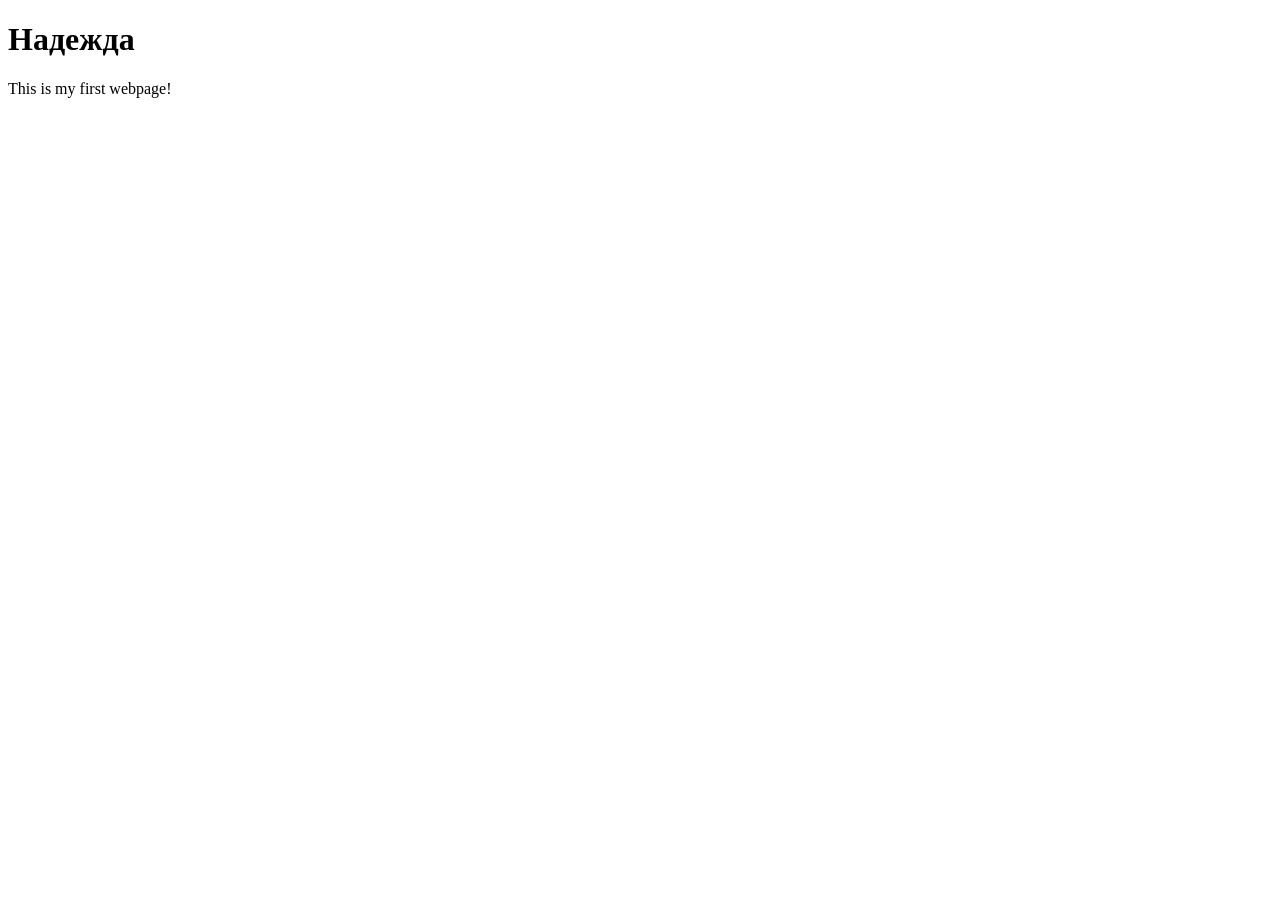
<file: lab-3/index.html>
<!doctype html>
<html lang="ru">
<head>
  <meta charset="utf-8">
  <meta name="viewport" content="width=device-width, initial-scale=1">
  <title>Практическая работа 3</title>
</head>
<body>
  <h1>Надежда</h1>
  <p>This is my first webpage!</p>
</body>
</html>
</file>
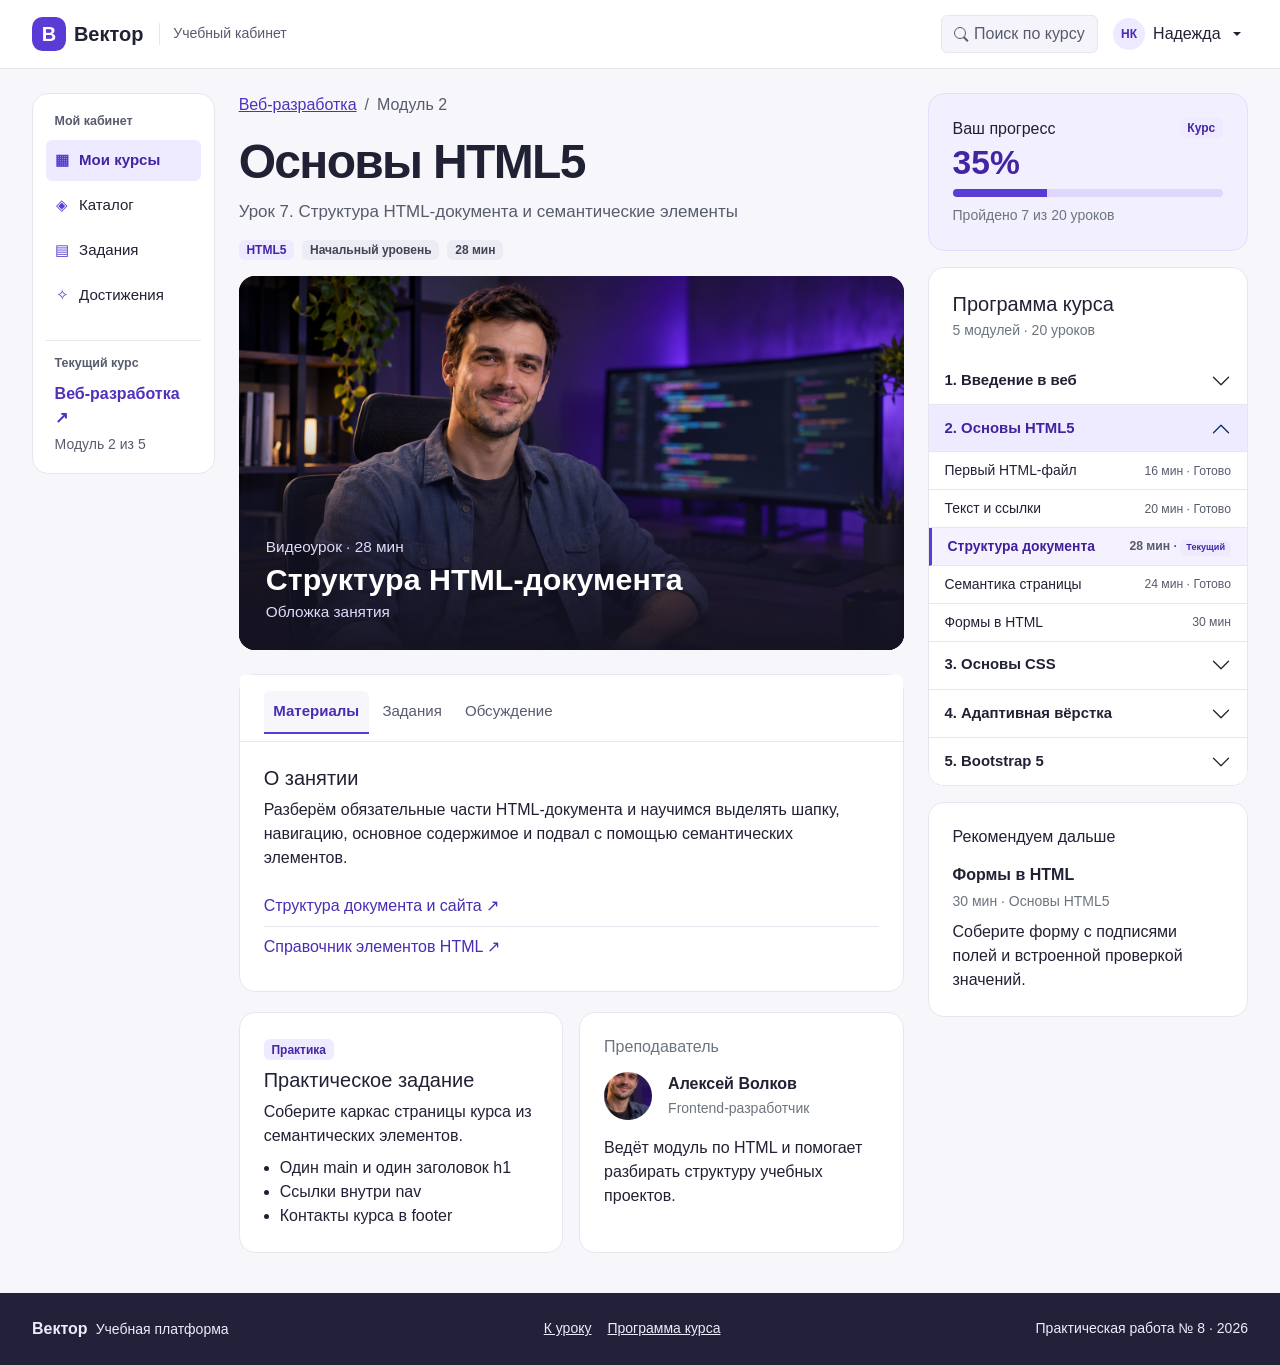
<file: lab-8/index.html>
<!doctype html>
<html lang="ru">
<head>
  <meta charset="utf-8">
  <meta name="viewport" content="width=device-width, initial-scale=1">
  <title>Основы HTML5 — Вектор</title>
  <link rel="stylesheet" href="vendor/bootstrap/bootstrap.min.css">
  <link rel="stylesheet" href="css/style.css">
  <script src="vendor/bootstrap/bootstrap.bundle.min.js" defer></script>
</head>
<body>
  <a class="visually-hidden-focusable position-absolute start-0 top-0 z-3 bg-white p-2" href="#lesson">К уроку</a>
  <header class="topbar">
    <nav class="navbar container-fluid workspace gap-2" aria-label="Верхняя панель">
      <a class="navbar-brand brand d-inline-flex align-items-center gap-2" href="#lesson">
        <span class="brand-mark" aria-hidden="true">В</span> Вектор<span class="brand-divider d-none d-sm-inline">Учебный кабинет</span>
      </a>
      <div class="d-flex align-items-center gap-2 ms-auto">
        <div class="dropdown">
          <button class="btn search-button" type="button" data-bs-toggle="dropdown" aria-expanded="false">
            <span class="search-icon" aria-hidden="true"></span><span class="d-none d-sm-inline ms-2">Поиск по курсу</span>
            <span class="visually-hidden d-sm-none">Поиск по курсу</span>
          </button>
          <ul class="dropdown-menu dropdown-menu-end">
            <li><a class="dropdown-item" href="#lesson">Текущий урок</a></li>
            <li><a class="dropdown-item" href="#program">Программа курса</a></li>
            <li><a class="dropdown-item" href="#resources">Материалы и задания</a></li>
          </ul>
        </div>
        <div class="dropdown">
          <button class="btn profile-button dropdown-toggle d-flex align-items-center gap-2" type="button" data-bs-toggle="dropdown" aria-expanded="false" aria-label="Профиль Надежды">
            <span class="profile-avatar" aria-hidden="true">НК</span><span class="d-none d-lg-inline">Надежда</span>
          </button>
          <ul class="dropdown-menu dropdown-menu-end">
            <li><span class="dropdown-item-text fw-semibold">Надежда Короткова</span></li>
            <li><a class="dropdown-item" href="#progress">Мои достижения</a></li>
          </ul>
        </div>
        <button class="navbar-toggler d-lg-none" type="button" data-bs-toggle="collapse" data-bs-target="#course-nav" aria-controls="course-nav" aria-expanded="false" aria-label="Меню кабинета">
          <span class="navbar-toggler-icon"></span>
        </button>
      </div>
    </nav>
  </header>

  <div class="container-fluid workspace py-3 py-lg-4">
    <div class="row g-4 align-items-start">
      <aside class="col-12 col-lg-2">
        <nav class="collapse d-lg-block side-nav" id="course-nav" aria-label="Разделы кабинета">
          <p class="side-label">Мой кабинет</p>
          <div class="nav nav-pills flex-column gap-1">
            <a class="nav-link active" href="#lesson" aria-current="page"><span aria-hidden="true">▦</span> Мои курсы</a>
            <a class="nav-link" href="#recommendations"><span aria-hidden="true">◈</span> Каталог</a>
            <a class="nav-link" href="#assignment"><span aria-hidden="true">▤</span> Задания</a>
            <a class="nav-link" href="#progress"><span aria-hidden="true">✧</span> Достижения</a>
          </div>
          <div class="side-course mt-4">
            <p class="side-label">Текущий курс</p>
            <a href="#program">Веб-разработка <span aria-hidden="true">↗</span></a>
            <small>Модуль 2 из 5</small>
          </div>
        </nav>
      </aside>

      <main class="col-12 col-lg-10" id="lesson">
        <div class="row g-4">
          <div class="col-12 col-xl-8">
            <nav aria-label="Положение в курсе">
              <ol class="breadcrumb small mb-3">
                <li class="breadcrumb-item"><a href="#program">Веб-разработка</a></li>
                <li class="breadcrumb-item active" aria-current="page">Модуль 2</li>
              </ol>
            </nav>
            <h1>Основы HTML5</h1>
            <p class="lesson-intro">Урок 7. Структура HTML-документа и семантические элементы</p>
            <div class="d-flex flex-wrap gap-2 mb-3">
              <span class="badge tag-primary">HTML5</span>
              <span class="badge tag-neutral">Начальный уровень</span>
              <span class="badge tag-neutral">28 мин</span>
            </div>

            <figure class="lesson-cover ratio ratio-16x9 mb-4">
              <img src="images/lesson.png" alt="Преподаватель в студии рядом с монитором с кодом" width="1672" height="941">
              <figcaption>
                <span class="cover-type">Видеоурок · 28 мин</span>
                <strong>Структура HTML-документа</strong>
                <span class="cover-note">Обложка занятия</span>
              </figcaption>
            </figure>

            <section class="card resources" id="resources" aria-label="Содержимое урока">
              <div class="card-header px-3 px-md-4 pt-3">
                <div class="nav nav-tabs flex-wrap" id="lesson-tabs" role="tablist" aria-label="Разделы урока">
                  <button class="nav-link active" id="materials-tab" data-bs-toggle="tab" data-bs-target="#materials" type="button" role="tab" aria-controls="materials" aria-selected="true">Материалы</button>
                  <button class="nav-link" id="tasks-tab" data-bs-toggle="tab" data-bs-target="#tasks" type="button" role="tab" aria-controls="tasks" aria-selected="false">Задания</button>
                  <button class="nav-link" id="discussion-tab" data-bs-toggle="tab" data-bs-target="#discussion" type="button" role="tab" aria-controls="discussion" aria-selected="false">Обсуждение</button>
                </div>
              </div>
              <div class="card-body p-3 p-md-4 tab-content">
                <div class="tab-pane fade show active" id="materials" role="tabpanel" aria-labelledby="materials-tab" tabindex="0">
                  <h2 class="h5">О занятии</h2>
                  <p>Разберём обязательные части HTML-документа и научимся выделять шапку, навигацию, основное содержимое и подвал с помощью семантических элементов.</p>
                  <div class="list-group list-group-flush">
                    <a class="list-group-item list-group-item-action px-0" href="https://developer.mozilla.org/ru/docs/Learn_web_development/Core/Structuring_content/Structuring_documents">Структура документа и сайта <span aria-hidden="true">↗</span></a>
                    <a class="list-group-item list-group-item-action px-0" href="https://developer.mozilla.org/ru/docs/Web/HTML/Reference/Elements">Справочник элементов HTML <span aria-hidden="true">↗</span></a>
                  </div>
                </div>
                <div class="tab-pane fade" id="tasks" role="tabpanel" aria-labelledby="tasks-tab" tabindex="0">
                  <h2 class="h5">Практика после урока</h2>
                  <p>Сверстайте страницу учебного курса. Добавьте шапку, навигацию по разделам, основную статью и подвал.</p>
                  <p class="mb-0">Критерии проверки приведены в карточке «Практическое задание» ниже.</p>
                </div>
                <div class="tab-pane fade" id="discussion" role="tabpanel" aria-labelledby="discussion-tab" tabindex="0">
                  <h2 class="h5">Обсуждение урока</h2>
                  <p class="mb-1"><strong>Анна Морозова</strong> <time class="small text-secondary ms-2" datetime="2026-11-12">12 ноября</time></p>
                  <p>Когда лучше использовать section, а когда article?</p>
                  <p class="mb-0"><strong>Алексей Волков</strong> · <span>Article подходит для самостоятельного материала. Section объединяет содержимое по теме и обычно имеет свой заголовок.</span></p>
                </div>
              </div>
            </section>

            <div class="row g-3 mt-1">
              <section class="col-12 col-md-6" id="assignment">
                <div class="card h-100">
                  <div class="card-body p-3 p-xl-4">
                    <span class="badge tag-primary mb-2">Практика</span>
                    <h2 class="h5">Практическое задание</h2>
                    <p class="mb-2">Соберите каркас страницы курса из семантических элементов.</p>
                    <ul class="mb-0 ps-3">
                      <li>Один main и один заголовок h1</li>
                      <li>Ссылки внутри nav</li>
                      <li>Контакты курса в footer</li>
                    </ul>
                  </div>
                </div>
              </section>
              <section class="col-12 col-md-6" aria-labelledby="teacher">
                <div class="card h-100">
                  <div class="card-body p-3 p-xl-4">
                    <h2 class="h6 text-secondary mb-3" id="teacher">Преподаватель</h2>
                    <div class="d-flex align-items-center gap-3 mb-3">
                      <span class="teacher-avatar" aria-hidden="true"><img src="images/lesson.png" alt=""></span>
                      <div><strong>Алексей Волков</strong><br><span class="small text-secondary">Frontend-разработчик</span></div>
                    </div>
                    <p class="mb-0">Ведёт модуль по HTML и помогает разбирать структуру учебных проектов.</p>
                  </div>
                </div>
              </section>
            </div>
          </div>

          <aside class="col-12 col-xl-4">
            <div class="row g-3">
              <section class="col-12 col-md-5 col-xl-12" id="progress">
                <div class="card progress-card">
                  <div class="card-body p-3 p-xl-4">
                    <div class="d-flex justify-content-between align-items-center gap-2 mb-2">
                      <h2 class="h6 mb-0">Ваш прогресс</h2>
                      <span class="badge tag-primary">Курс</span>
                    </div>
                    <strong class="progress-value">35%</strong>
                    <div class="progress my-2" role="progressbar" aria-label="Прогресс курса" aria-valuenow="35" aria-valuemin="0" aria-valuemax="100">
                      <div class="progress-bar"></div>
                    </div>
                    <p class="small text-secondary mb-0">Пройдено 7 из 20 уроков</p>
                  </div>
                </div>
              </section>

              <section class="col-12 col-md-7 col-xl-12" id="program">
                <div class="card program-card">
                  <div class="card-body p-3 p-xl-4 pb-xl-3">
                    <h2 class="h5 mb-1">Программа курса</h2>
                    <p class="small text-secondary mb-0">5 модулей · 20 уроков</p>
                  </div>
                  <div class="accordion accordion-flush" id="modules">
                    <div class="accordion-item">
                      <h3 class="accordion-header"><button class="accordion-button collapsed" type="button" data-bs-toggle="collapse" data-bs-target="#module-one" aria-expanded="false" aria-controls="module-one">1. Введение в веб</button></h3>
                      <div id="module-one" class="accordion-collapse collapse" data-bs-parent="#modules">
                        <ul class="list-group list-group-flush lesson-list">
                          <li class="list-group-item"><span>Как устроен веб</span><small>18 мин · Готово</small></li>
                          <li class="list-group-item"><span>Инструменты разработчика</span><small>22 мин · Готово</small></li>
                          <li class="list-group-item"><span>Запросы HTTP</span><small>24 мин · Готово</small></li>
                          <li class="list-group-item"><span>Работа с Git</span><small>30 мин · Готово</small></li>
                        </ul>
                      </div>
                    </div>
                    <div class="accordion-item">
                      <h3 class="accordion-header"><button class="accordion-button" type="button" data-bs-toggle="collapse" data-bs-target="#module-two" aria-expanded="true" aria-controls="module-two">2. Основы HTML5</button></h3>
                      <div id="module-two" class="accordion-collapse collapse show" data-bs-parent="#modules">
                        <ul class="list-group list-group-flush lesson-list">
                          <li class="list-group-item"><span>Первый HTML-файл</span><small>16 мин · Готово</small></li>
                          <li class="list-group-item"><span>Текст и ссылки</span><small>20 мин · Готово</small></li>
                          <li class="list-group-item current-lesson" aria-current="step"><span>Структура документа</span><small>28 мин · <span class="badge tag-primary">Текущий</span></small></li>
                          <li class="list-group-item"><span>Семантика страницы</span><small>24 мин · Готово</small></li>
                          <li class="list-group-item"><span>Формы в HTML</span><small>30 мин</small></li>
                        </ul>
                      </div>
                    </div>
                    <div class="accordion-item">
                      <h3 class="accordion-header"><button class="accordion-button collapsed" type="button" data-bs-toggle="collapse" data-bs-target="#module-three" aria-expanded="false" aria-controls="module-three">3. Основы CSS</button></h3>
                      <div id="module-three" class="accordion-collapse collapse" data-bs-parent="#modules">
                        <ul class="list-group list-group-flush lesson-list">
                          <li class="list-group-item"><span>Селекторы и каскад</span><small>26 мин</small></li>
                          <li class="list-group-item"><span>Цвет и типографика</span><small>22 мин</small></li>
                          <li class="list-group-item"><span>Блочная модель</span><small>24 мин</small></li>
                          <li class="list-group-item"><span>Позиционирование</span><small>29 мин</small></li>
                        </ul>
                      </div>
                    </div>
                    <div class="accordion-item">
                      <h3 class="accordion-header"><button class="accordion-button collapsed" type="button" data-bs-toggle="collapse" data-bs-target="#module-four" aria-expanded="false" aria-controls="module-four">4. Адаптивная вёрстка</button></h3>
                      <div id="module-four" class="accordion-collapse collapse" data-bs-parent="#modules">
                        <ul class="list-group list-group-flush lesson-list">
                          <li class="list-group-item"><span>Flexbox</span><small>27 мин</small></li>
                          <li class="list-group-item"><span>CSS Grid</span><small>29 мин</small></li>
                          <li class="list-group-item"><span>Медиазапросы</span><small>23 мин</small></li>
                          <li class="list-group-item"><span>Тестирование интерфейса</span><small>20 мин</small></li>
                        </ul>
                      </div>
                    </div>
                    <div class="accordion-item">
                      <h3 class="accordion-header"><button class="accordion-button collapsed" type="button" data-bs-toggle="collapse" data-bs-target="#module-five" aria-expanded="false" aria-controls="module-five">5. Bootstrap 5</button></h3>
                      <div id="module-five" class="accordion-collapse collapse" data-bs-parent="#modules">
                        <ul class="list-group list-group-flush lesson-list">
                          <li class="list-group-item"><span>Сетка Bootstrap</span><small>25 мин</small></li>
                          <li class="list-group-item"><span>Компоненты интерфейса</span><small>31 мин</small></li>
                          <li class="list-group-item"><span>Учебный проект</span><small>35 мин</small></li>
                        </ul>
                      </div>
                    </div>
                  </div>
                </div>
              </section>

              <section class="col-12" id="recommendations">
                <div class="card">
                  <div class="card-body p-3 p-xl-4">
                    <h2 class="h6 mb-3">Рекомендуем дальше</h2>
                    <p class="fw-semibold mb-1">Формы в HTML</p>
                    <p class="small text-secondary mb-2">30 мин · Основы HTML5</p>
                    <p class="mb-0">Соберите форму с подписями полей и встроенной проверкой значений.</p>
                  </div>
                </div>
              </section>
            </div>
          </aside>
        </div>
      </main>
    </div>
  </div>

  <footer class="site-footer">
    <div class="container-fluid workspace py-4 d-flex flex-wrap align-items-center justify-content-between gap-3">
      <div><strong>Вектор</strong><span class="small ms-2">Учебная платформа</span></div>
      <nav class="d-flex flex-wrap gap-3 small" aria-label="Ссылки в подвале">
        <a href="#lesson">К уроку</a><a href="#program">Программа курса</a>
      </nav>
      <small>Практическая работа № 8 · 2026</small>
    </div>
  </footer>
</body>
</html>
</file>
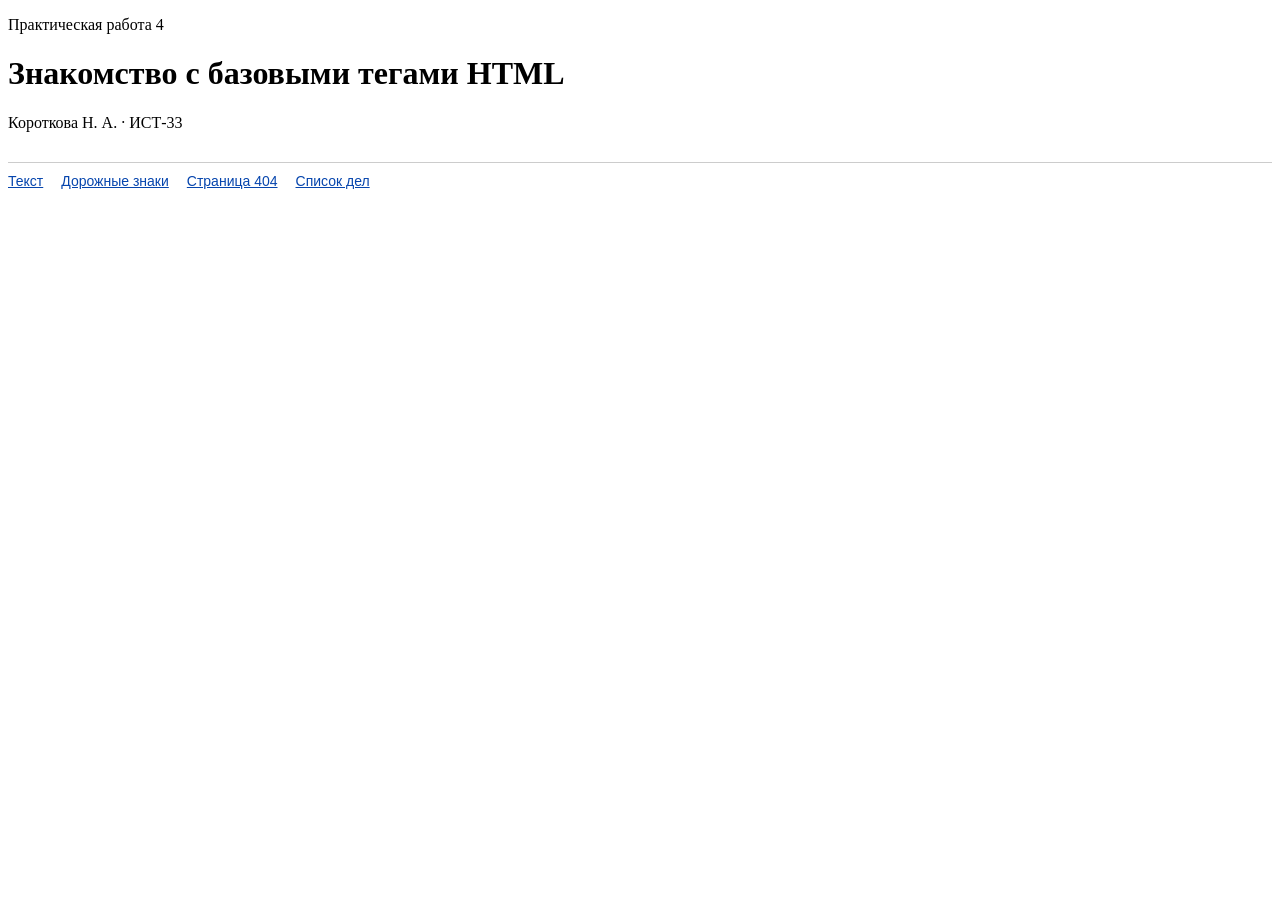
<file: lab4/index.html>
<!DOCTYPE html>
<html lang="ru">
<head>
  <meta charset="utf-8">
  <meta name="viewport" content="width=device-width, initial-scale=1">
  <meta name="description" content="Практическая работа 4 — знакомство с базовыми тегами HTML">
  <title>Практическая работа 4</title>
  <link rel="icon" href="img/favicon.svg" type="image/svg+xml">
  <link rel="stylesheet" href="css/common.css">
  
</head>
<body class="">
<main class="page"><p class="eyebrow">Практическая работа 4</p><h1>Знакомство с базовыми тегами HTML</h1><p>Короткова Н. А. · ИСТ-33</p><nav class="lab-nav" aria-label="Страницы практической работы"><a href="welcome.html">Текст</a><a href="signs.html">Дорожные знаки</a><a href="404_page.html">Страница 404</a><a href="todo_list.html">Список дел</a></nav></main>
</body>
</html>
</file>
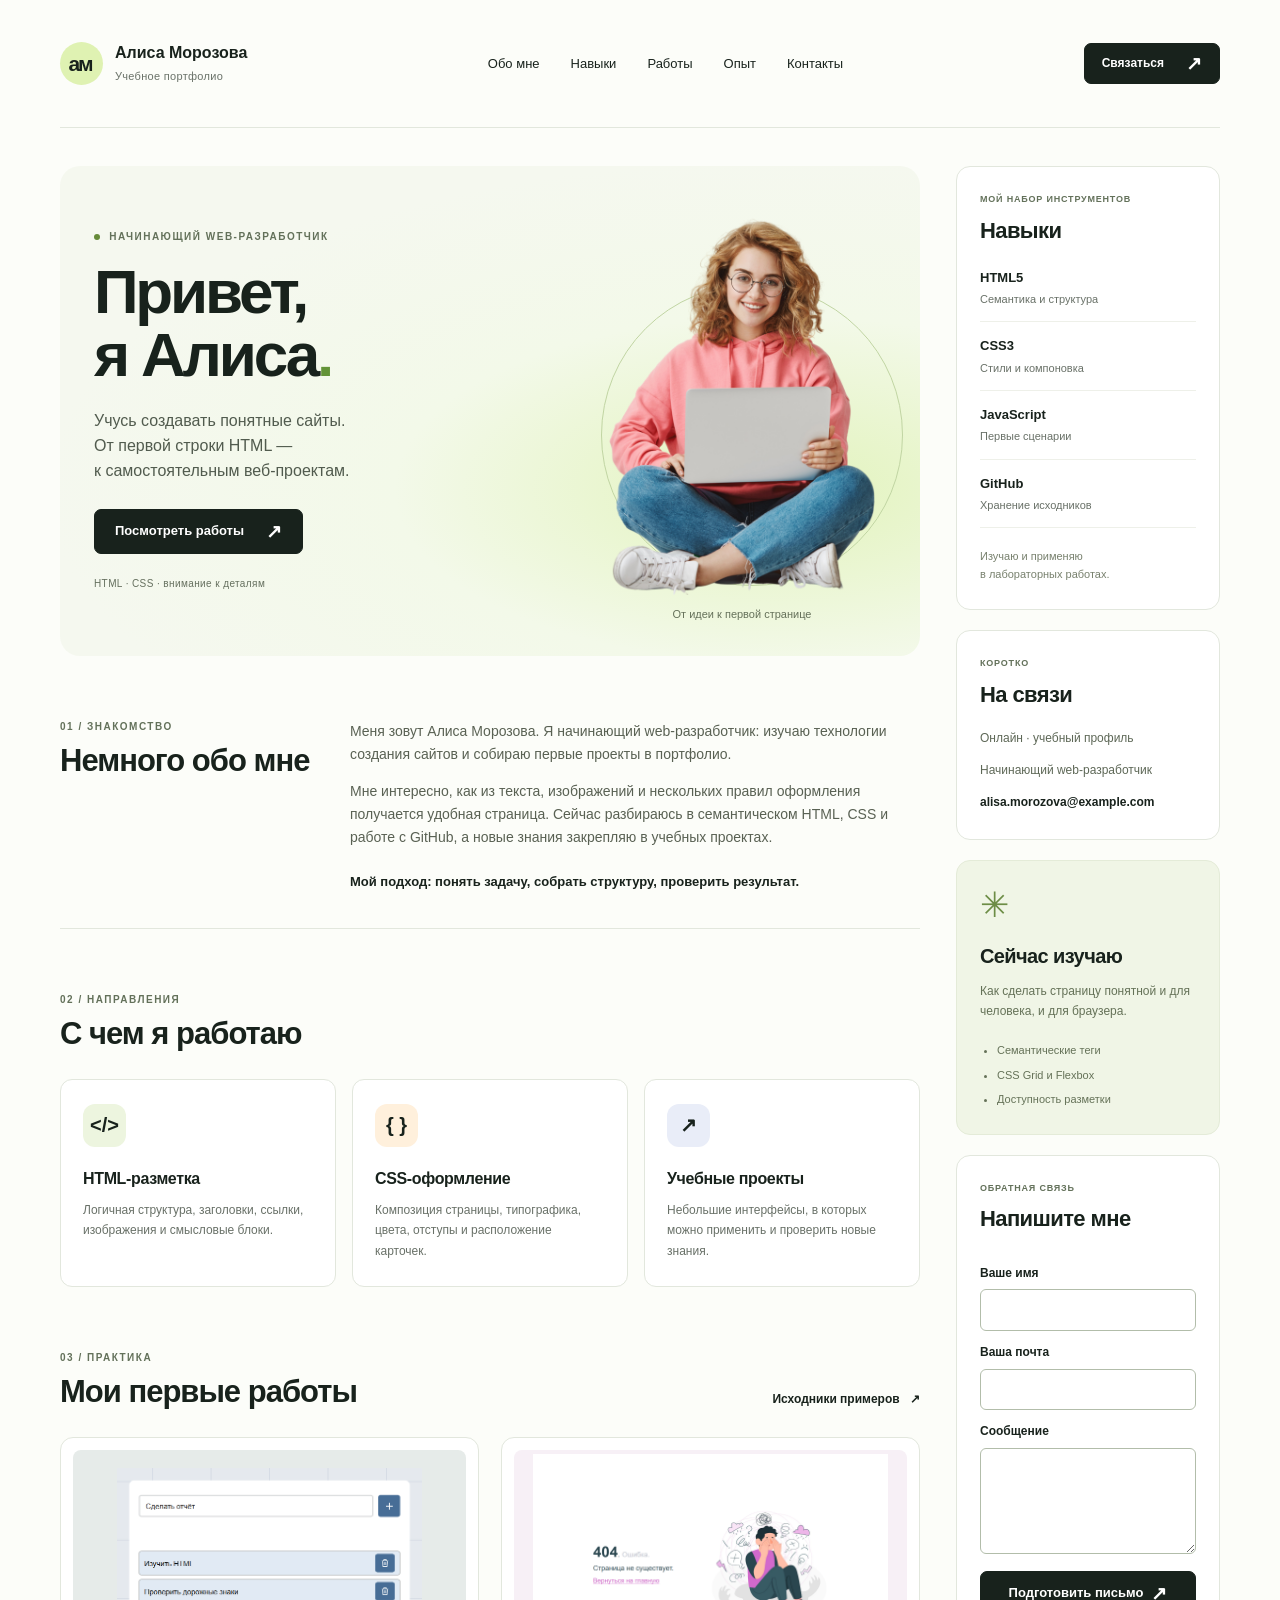
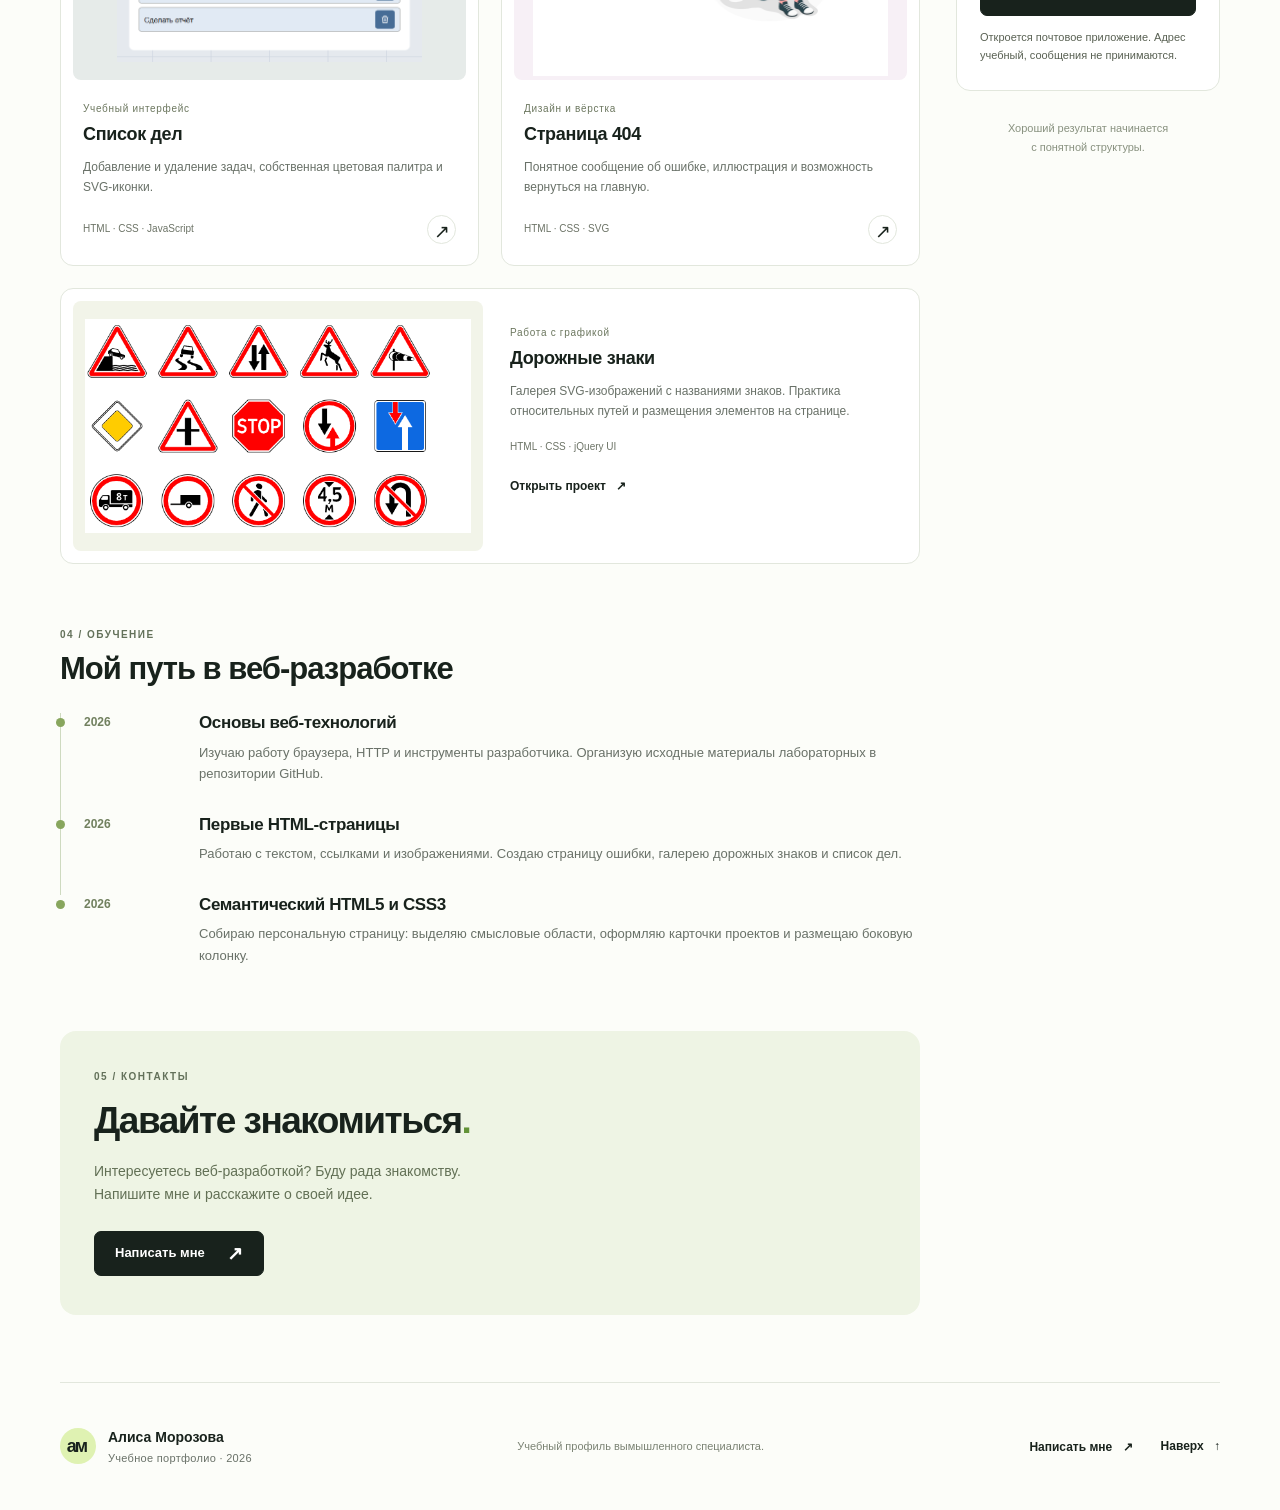
<file: lab5/index.html>
<!DOCTYPE html>
<html lang="ru">
<head>
  <meta charset="utf-8">
  <meta name="viewport" content="width=device-width, initial-scale=1">
  <meta name="description" content="Учебное портфолио Алисы Морозовой: HTML, CSS и первые веб-проекты.">
  <title>Алиса Морозова — портфолио</title>
  <link rel="icon" href="images/favicon.svg" type="image/svg+xml">
  <link rel="stylesheet" href="css/style.css">
</head>
<body id="top">
  <a class="skip-link" href="#main">Перейти к содержимому</a>
  <header class="site-header wrap">
    <a class="brand" href="#top" aria-label="Алиса Морозова — в начало страницы">
      <span class="brand-mark" aria-hidden="true">ам</span>
      <span>Алиса Морозова<small>Учебное портфолио</small></span>
    </a>
    <nav aria-label="Основная навигация">
      <ul class="nav-list">
        <li><a href="#about">Обо мне</a></li>
        <li><a href="#skills">Навыки</a></li>
        <li><a href="#portfolio">Работы</a></li>
        <li><a href="#experience">Опыт</a></li>
        <li><a href="#contacts">Контакты</a></li>
      </ul>
    </nav>
    <a class="button button-dark header-contact" href="#contacts">Связаться <span aria-hidden="true">↗</span></a>
  </header>

  <main id="main" class="page-layout wrap">
    <div class="main-column">
      <section class="hero" aria-labelledby="intro-title">
        <div class="hero-copy">
          <p class="eyebrow"><span class="status-dot" aria-hidden="true"></span> Начинающий web-разработчик</p>
          <h1 id="intro-title">Привет,<br>я Алиса<span class="accent">.</span></h1>
          <p class="hero-description">Учусь создавать понятные сайты.<br>От первой строки HTML —<br>к самостоятельным веб-проектам.</p>
          <a class="button button-dark" href="#portfolio">Посмотреть работы <span aria-hidden="true">↗</span></a>
          <p class="hero-note">HTML · CSS · внимание к деталям</p>
        </div>
        <figure class="hero-photo">
          <img src="images/portrait.png" width="360" height="400" alt="Девушка с ноутбуком — иллюстрация к странице начинающего разработчика">
          <figcaption>От идеи к первой странице</figcaption>
        </figure>
      </section>

      <section id="about" class="section about" aria-labelledby="about-title">
        <div class="section-heading"><p class="eyebrow">01 / Знакомство</p><h2 id="about-title">Немного обо мне</h2></div>
        <div class="about-text">
          <p>Меня зовут Алиса Морозова. Я начинающий web-разработчик: изучаю технологии создания сайтов и собираю первые проекты в портфолио.</p>
          <p>Мне интересно, как из текста, изображений и нескольких правил оформления получается удобная страница. Сейчас разбираюсь в семантическом HTML, CSS и работе с GitHub, а новые знания закрепляю в учебных проектах.</p>
          <p class="about-signature">Мой подход: понять задачу, собрать структуру, проверить результат.</p>
        </div>
      </section>

      <section class="section" aria-labelledby="directions-title">
        <div class="section-heading"><p class="eyebrow">02 / Направления</p><h2 id="directions-title">С чем я работаю</h2></div>
        <div class="service-grid">
          <article class="service-card">
            <span class="service-icon" aria-hidden="true">&lt;/&gt;</span>
            <h3>HTML-разметка</h3>
            <p>Логичная структура, заголовки, ссылки, изображения и смысловые блоки.</p>
          </article>
          <article class="service-card">
            <span class="service-icon" aria-hidden="true">{ }</span>
            <h3>CSS-оформление</h3>
            <p>Композиция страницы, типографика, цвета, отступы и расположение карточек.</p>
          </article>
          <article class="service-card">
            <span class="service-icon" aria-hidden="true">↗</span>
            <h3>Учебные проекты</h3>
            <p>Небольшие интерфейсы, в которых можно применить и проверить новые знания.</p>
          </article>
        </div>
      </section>

      <section id="portfolio" class="section portfolio" aria-labelledby="portfolio-title">
        <div class="section-heading heading-row">
          <div><p class="eyebrow">03 / Практика</p><h2 id="portfolio-title">Мои первые работы</h2></div>
          <a class="text-link" href="https://github.com/knamlx/web-programming-labs">Исходники примеров <span aria-hidden="true">↗</span></a>
        </div>
        <div class="project-grid">
          <article class="project-card">
            <figure>
              <a class="project-preview preview-todo" href="images/project-todo.png" aria-label="Рассмотреть изображение проекта Список дел">
                <img src="images/project-todo.png" width="626" height="399" alt="Список дел с полем ввода, кнопкой добавления и тремя задачами" loading="lazy">
              </a>
              <figcaption><span class="project-type">Учебный интерфейс</span><h3>Список дел</h3><p>Добавление и удаление задач, собственная цветовая палитра и SVG-иконки.</p></figcaption>
            </figure>
            <div class="project-bottom"><span class="tech-label">HTML · CSS · JavaScript</span><a href="../lab4/todo_list.html" aria-label="Открыть проект Список дел">↗</a></div>
          </article>
          <article class="project-card">
            <figure>
              <a class="project-preview preview-error" href="images/project-404.png" aria-label="Рассмотреть изображение страницы ошибки 404">
                <img src="images/project-404.png" width="1440" height="900" alt="Страница ошибки 404 с иллюстрацией и ссылкой возврата на главную" loading="lazy">
              </a>
              <figcaption><span class="project-type">Дизайн и вёрстка</span><h3>Страница 404</h3><p>Понятное сообщение об ошибке, иллюстрация и возможность вернуться на главную.</p></figcaption>
            </figure>
            <div class="project-bottom"><span class="tech-label">HTML · CSS · SVG</span><a href="../lab4/404_page.html" aria-label="Открыть проект страницы ошибки 404">↗</a></div>
          </article>
          <article class="project-card project-wide">
            <figure>
              <a class="project-preview preview-signs" href="images/project-signs.png" aria-label="Рассмотреть изображение проекта Дорожные знаки">
                <img src="images/project-signs.png" width="600" height="332" alt="Пятнадцать дорожных знаков в трёх рядах по пять" loading="lazy">
              </a>
              <figcaption><span class="project-type">Работа с графикой</span><h3>Дорожные знаки</h3><p>Галерея SVG-изображений с названиями знаков. Практика относительных путей и размещения элементов на странице.</p><span class="tech-label">HTML · CSS · jQuery UI</span><a class="text-link" href="../lab4/signs.html">Открыть проект <span aria-hidden="true">↗</span></a></figcaption>
            </figure>
          </article>
        </div>
      </section>

      <section id="experience" class="section experience" aria-labelledby="experience-title">
        <div class="section-heading"><p class="eyebrow">04 / Обучение</p><h2 id="experience-title">Мой путь в веб-разработке</h2></div>
        <ol class="timeline">
          <li><time datetime="2026">2026</time><div><h3>Основы веб-технологий</h3><p>Изучаю работу браузера, HTTP и инструменты разработчика. Организую исходные материалы лабораторных в репозитории GitHub.</p></div></li>
          <li><time datetime="2026">2026</time><div><h3>Первые HTML-страницы</h3><p>Работаю с текстом, ссылками и изображениями. Создаю страницу ошибки, галерею дорожных знаков и список дел.</p></div></li>
          <li><time datetime="2026">2026</time><div><h3>Семантический HTML5 и CSS3</h3><p>Собираю персональную страницу: выделяю смысловые области, оформляю карточки проектов и размещаю боковую колонку.</p></div></li>
        </ol>
      </section>

      <section id="contacts" class="contact-section" aria-labelledby="contacts-title">
        <p class="eyebrow">05 / Контакты</p>
        <h2 id="contacts-title">Давайте знакомиться<span class="accent">.</span></h2>
        <p>Интересуетесь веб-разработкой? Буду рада знакомству.<br>Напишите мне и расскажите о своей идее.</p>
        <address><a class="button button-dark" href="mailto:alisa.morozova@example.com">Написать мне <span aria-hidden="true">↗</span></a></address>
      </section>
    </div>

    <aside class="sidebar" aria-label="Навыки и дополнительная информация">
      <section id="skills" class="side-card skills-card" aria-labelledby="skills-title">
        <p class="eyebrow">Мой набор инструментов</p><h2 id="skills-title">Навыки</h2>
        <dl class="skills-list">
          <div><dt>HTML5</dt><dd>Семантика и структура</dd></div>
          <div><dt>CSS3</dt><dd>Стили и компоновка</dd></div>
          <div><dt>JavaScript</dt><dd>Первые сценарии</dd></div>
          <div><dt>GitHub</dt><dd>Хранение исходников</dd></div>
        </dl>
        <p class="small-note">Изучаю и применяю<br>в лабораторных работах.</p>
      </section>
      <section class="side-card" aria-labelledby="details-title">
        <p class="eyebrow">Коротко</p><h2 id="details-title">На связи</h2>
        <address class="contact-details">
          <span>Онлайн · учебный профиль</span>
          <span>Начинающий web-разработчик</span>
          <a href="mailto:alisa.morozova@example.com">alisa.morozova@example.com</a>
        </address>
      </section>
      <section class="side-card learning-card" aria-labelledby="learning-title">
        <span class="small-star" aria-hidden="true">✳</span>
        <h2 id="learning-title">Сейчас изучаю</h2>
        <p>Как сделать страницу понятной и для человека, и для браузера.</p>
        <ul class="learning-list"><li>Семантические теги</li><li>CSS Grid и Flexbox</li><li>Доступность разметки</li></ul>
      </section>
      <section class="side-card message-card" aria-labelledby="message-title">
        <p class="eyebrow">Обратная связь</p>
        <h2 id="message-title">Напишите мне</h2>
        <form class="message-form" action="mailto:alisa.morozova@example.com" method="post" enctype="text/plain" aria-describedby="message-note">
          <label for="sender-name">Ваше имя</label>
          <input id="sender-name" name="name" type="text" autocomplete="name" maxlength="80" required>
          <label for="sender-email">Ваша почта</label>
          <input id="sender-email" name="email" type="email" autocomplete="email" maxlength="150" required>
          <label for="sender-message">Сообщение</label>
          <textarea id="sender-message" name="message" rows="4" minlength="10" maxlength="2000" required></textarea>
          <button class="button button-dark" type="submit">Подготовить письмо <span aria-hidden="true">↗</span></button>
          <p id="message-note" class="small-note">Откроется почтовое приложение. Адрес учебный, сообщения не принимаются.</p>
        </form>
      </section>
      <p class="sidebar-caption">Хороший результат начинается<br>с понятной структуры.</p>
    </aside>
  </main>

  <footer class="site-footer wrap">
    <a class="brand footer-brand" href="#top"><span class="brand-mark" aria-hidden="true">ам</span><span>Алиса Морозова<small>Учебное портфолио · <time datetime="2026">2026</time></small></span></a>
    <p>Учебный профиль вымышленного специалиста.</p>
    <div class="footer-links"><address><a class="text-link" href="mailto:alisa.morozova@example.com">Написать мне <span aria-hidden="true">↗</span></a></address><a class="text-link" href="#top">Наверх <span aria-hidden="true">↑</span></a></div>
  </footer>
</body>
</html>
</file>
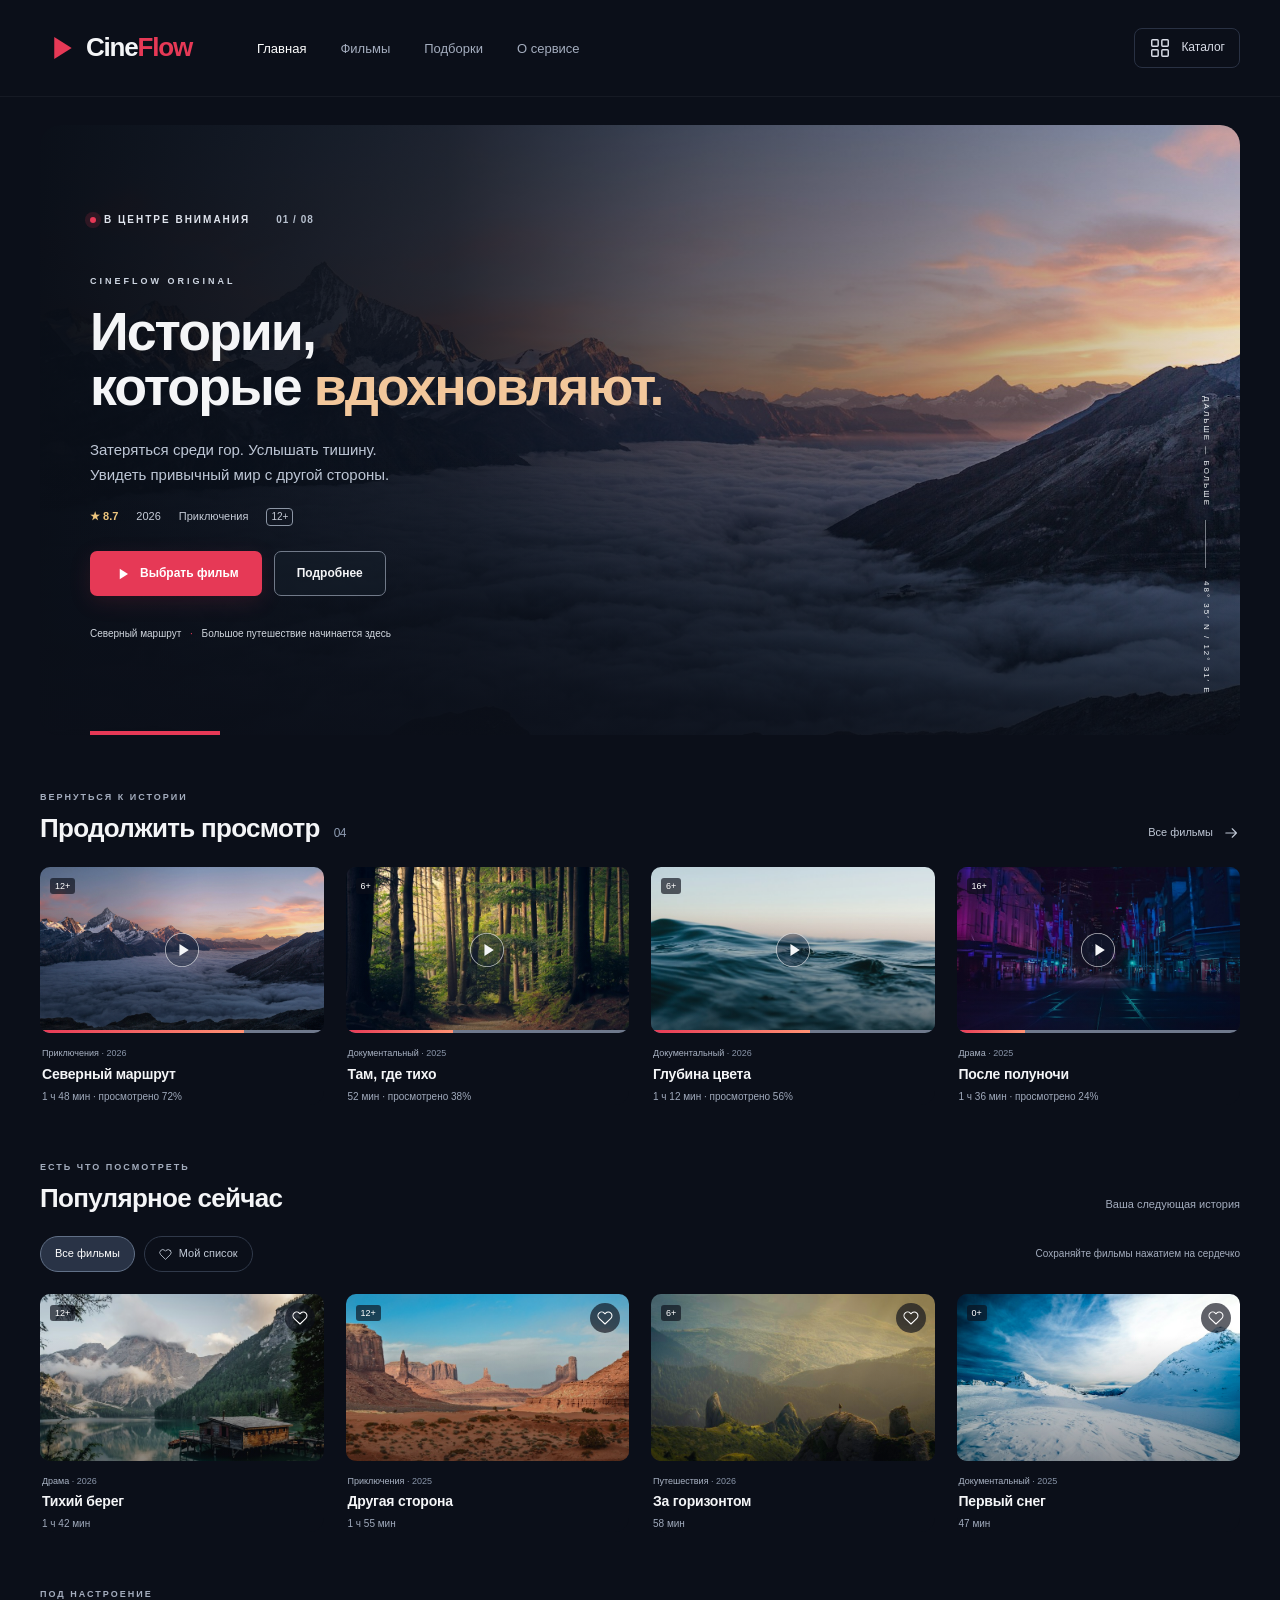
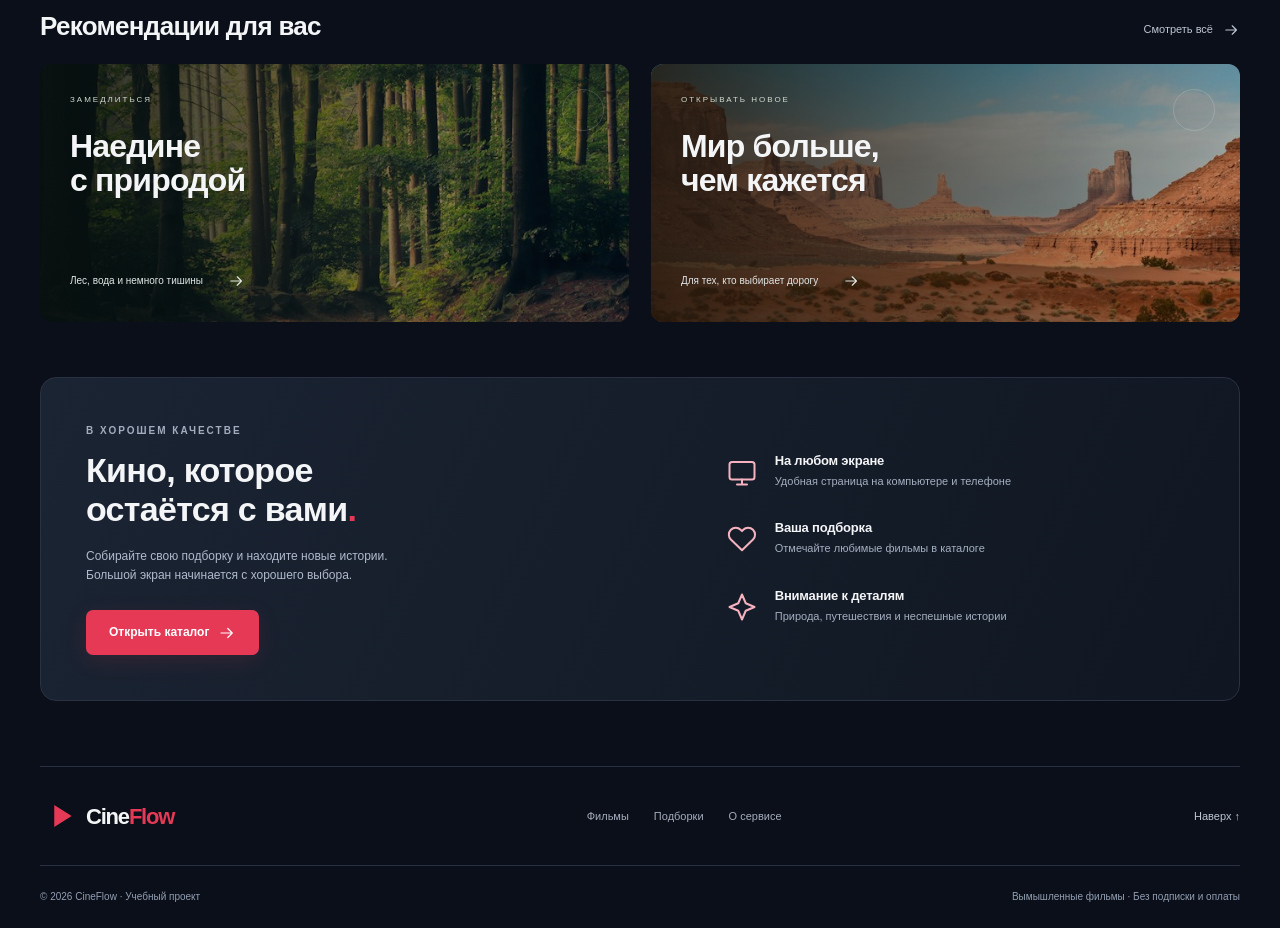
<file: lab6/index.html>
<!DOCTYPE html>

<html lang="ru">
<head>
<meta charset="utf-8">
<meta content="width=device-width, initial-scale=1" name="viewport">
<meta content="CineFlow — учебный интерфейс видеосервиса. Авторские подборки о путешествиях и природе." name="description">
<meta content="dark" name="color-scheme">
<title>CineFlow — истории за горизонтом</title>
<link href="images/favicon.svg" rel="icon" type="image/svg+xml">
<link href="css/style.css" rel="stylesheet">
</head>
<body id="top">
<a class="skip-link" href="#main">Перейти к содержимому</a>
<header class="site-header">
<div class="container header-inner">
<a aria-label="CineFlow — на главную" class="logo" href="#top"><svg aria-hidden="true" class="icon" fill="none" stroke="currentColor" stroke-linecap="round" stroke-linejoin="round" stroke-width="1.6" viewbox="0 0 24 24">
<path d="m9 5 11 7-11 7Z" fill="currentColor" stroke="none"></path></svg>Cine<span>Flow</span></a>
<nav aria-label="Основная навигация">
<ul>
<li>
<a aria-current="page" class="active" href="#top">Главная</a>
</li>
<li><a href="#catalog">Фильмы</a></li>
<li><a href="#collections">Подборки</a></li>
<li><a href="#about">О сервисе</a></li>
</ul>
</nav>
<a aria-label="Перейти в каталог" class="profile" href="#catalog"><svg aria-hidden="true" class="icon" fill="none" stroke="currentColor" stroke-linecap="round" stroke-linejoin="round" stroke-width="1.6" viewbox="0 0 24 24">
<rect height="7" rx="1" width="7" x="3" y="3"></rect>
<rect height="7" rx="1" width="7" x="14" y="3"></rect>
<rect height="7" rx="1" width="7" x="3" y="14"></rect>
<rect height="7" rx="1" width="7" x="14" y="14"></rect></svg><span>Каталог</span></a>
</div>
</header>
<main id="main">
<section aria-labelledby="hero-title" class="hero container">
<div class="hero-content">
<p class="eyebrow">
<span class="live-dot"></span> В центре внимания
            <span class="hero-number">01 / 08</span>
</p>
<p class="hero-tag">CINEFLOW ORIGINAL</p>
<h1 id="hero-title">Истории,<br>которые <em>вдохновляют.</em></h1>
<p class="hero-description">
            Затеряться среди гор. Услышать тишину.<br>Увидеть привычный мир с
            другой стороны.
          </p>
<div class="hero-meta">
<span class="rating">★ 8.7</span><span>2026</span><span>Приключения</span><span class="age-inline">12+</span>
</div>
<div class="hero-actions">
<a class="button primary" href="#catalog"><svg aria-hidden="true" class="icon" fill="none" stroke="currentColor" stroke-linecap="round" stroke-linejoin="round" stroke-width="1.6" viewbox="0 0 24 24">
<path d="m9 5 11 7-11 7Z" fill="currentColor" stroke="none"></path></svg>Выбрать фильм</a><a class="button secondary" href="#film-north">Подробнее</a>
</div>
<p class="hero-footnote">
            Северный маршрут <span>·</span> Большое путешествие начинается здесь
          </p>
</div>
<div aria-hidden="true" class="hero-side">
<span>ДАЛЬШЕ — БОЛЬШЕ</span><span class="hero-line"></span><span>48° 35′ N / 12° 31′ E</span>
</div>
</section>
<div class="container content">
<section aria-labelledby="continue-title" class="continue-section">
<div class="section-heading">
<div>
<p class="eyebrow">Вернуться к истории</p>
<h2 id="continue-title">
                Продолжить просмотр<span class="count">04</span>
</h2>
</div>
<a class="text-link" href="#catalog">Все фильмы
              <svg aria-hidden="true" class="icon" fill="none" stroke="currentColor" stroke-linecap="round" stroke-linejoin="round" stroke-width="1.6" viewbox="0 0 24 24">
<path d="M4 12h15m-6-6 6 6-6 6"></path></svg></a>
</div>
<div class="continue-grid">
<article class="movie" id="card-north">
<div class="movie-art">
<a aria-label="Подробнее о фильме Северный маршрут" class="poster-link" href="#film-north"><img alt="Заснеженные горные вершины" height="460" src="images/hero.jpg" width="700"><span class="play-circle"><svg aria-hidden="true" class="icon" fill="none" stroke="currentColor" stroke-linecap="round" stroke-linejoin="round" stroke-width="1.6" viewbox="0 0 24 24">
<path d="m9 5 11 7-11 7Z" fill="currentColor" stroke="none"></path></svg></span></a>
<span class="age">12+</span>
<progress aria-label="Просмотрено фильма Северный маршрут" class="progress" max="100" value="72">72%</progress>
</div>
<div class="movie-copy">
<p class="movie-genre">Приключения <span>· 2026</span></p>
<h3><a href="#film-north">Северный маршрут</a></h3>
<p class="movie-meta">1 ч 48 мин · просмотрено 72%</p>
</div>
</article>
<article class="movie" id="card-forest">
<div class="movie-art">
<a aria-label="Подробнее о фильме Там, где тихо" class="poster-link" href="#film-forest"><img alt="Солнечный свет в зелёном лесу" height="460" src="images/forest.jpg" width="700"><span class="play-circle"><svg aria-hidden="true" class="icon" fill="none" stroke="currentColor" stroke-linecap="round" stroke-linejoin="round" stroke-width="1.6" viewbox="0 0 24 24">
<path d="m9 5 11 7-11 7Z" fill="currentColor" stroke="none"></path></svg></span></a>
<span class="age">6+</span>
<progress aria-label="Просмотрено фильма Там, где тихо" class="progress" max="100" value="38">38%</progress>
</div>
<div class="movie-copy">
<p class="movie-genre">Документальный <span>· 2025</span></p>
<h3><a href="#film-forest">Там, где тихо</a></h3>
<p class="movie-meta">52 мин · просмотрено 38%</p>
</div>
</article>
<article class="movie" id="card-water">
<div class="movie-art">
<a aria-label="Подробнее о фильме Глубина цвета" class="poster-link" href="#film-water"><img alt="Волны в океане" height="460" src="images/ocean.jpg" width="700"><span class="play-circle"><svg aria-hidden="true" class="icon" fill="none" stroke="currentColor" stroke-linecap="round" stroke-linejoin="round" stroke-width="1.6" viewbox="0 0 24 24">
<path d="m9 5 11 7-11 7Z" fill="currentColor" stroke="none"></path></svg></span></a>
<span class="age">6+</span>
<progress aria-label="Просмотрено фильма Глубина цвета" class="progress" max="100" value="56">56%</progress>
</div>
<div class="movie-copy">
<p class="movie-genre">Документальный <span>· 2026</span></p>
<h3><a href="#film-water">Глубина цвета</a></h3>
<p class="movie-meta">1 ч 12 мин · просмотрено 56%</p>
</div>
</article>
<article class="movie" id="card-sky">
<div class="movie-art">
<a aria-label="Подробнее о фильме После полуночи" class="poster-link" href="#film-sky"><img alt="Неоновое освещение ночной городской улицы" height="460" src="images/city.jpg" width="700"><span class="play-circle"><svg aria-hidden="true" class="icon" fill="none" stroke="currentColor" stroke-linecap="round" stroke-linejoin="round" stroke-width="1.6" viewbox="0 0 24 24">
<path d="m9 5 11 7-11 7Z" fill="currentColor" stroke="none"></path></svg></span></a>
<span class="age">16+</span>
<progress aria-label="Просмотрено фильма После полуночи" class="progress" max="100" value="24">24%</progress>
</div>
<div class="movie-copy">
<p class="movie-genre">Драма <span>· 2025</span></p>
<h3><a href="#film-sky">После полуночи</a></h3>
<p class="movie-meta">1 ч 36 мин · просмотрено 24%</p>
</div>
</article>
</div>
</section>
<section aria-labelledby="catalog-title" class="catalog-section" id="catalog">
<div class="section-heading">
<div>
<p class="eyebrow">Есть что посмотреть</p>
<h2 id="catalog-title">Популярное сейчас</h2>
</div>
<span class="section-note">Ваша следующая история</span>
</div>
<div aria-label="Фильтр каталога" class="catalog-controls" role="group">
<input checked class="filter-input" id="filter-all" name="catalog-filter" type="radio"><label for="filter-all">Все фильмы</label><input class="filter-input" id="filter-saved" name="catalog-filter" type="radio"><label for="filter-saved"><svg aria-hidden="true" class="icon" fill="none" stroke="currentColor" stroke-linecap="round" stroke-linejoin="round" stroke-width="1.6" viewbox="0 0 24 24">
<path d="M20.8 4.6a5.5 5.5 0 0 0-7.8 0L12 5.7l-1.1-1.1a5.5 5.5 0 0 0-7.8 7.8L12 21l8.8-8.6a5.5 5.5 0 0 0 0-7.8Z"></path></svg>Мой список</label>
<p>Сохраняйте фильмы нажатием на сердечко</p>
</div>
<div class="catalog-grid">
<article class="movie" id="card-lake">
<div class="movie-art">
<a aria-label="Подробнее о фильме Тихий берег" class="poster-link" href="#film-lake"><img alt="Горы отражаются в озере" height="460" loading="lazy" src="images/lake.jpg" width="700"><span class="play-circle"><svg aria-hidden="true" class="icon" fill="none" stroke="currentColor" stroke-linecap="round" stroke-linejoin="round" stroke-width="1.6" viewbox="0 0 24 24">
<path d="m9 5 11 7-11 7Z" fill="currentColor" stroke="none"></path></svg></span></a>
<input class="save-input" id="save-lake" type="checkbox"><label class="save-control" for="save-lake" title="Добавить или убрать из моего списка"><svg aria-hidden="true" class="icon" fill="none" stroke="currentColor" stroke-linecap="round" stroke-linejoin="round" stroke-width="1.6" viewbox="0 0 24 24">
<path d="M20.8 4.6a5.5 5.5 0 0 0-7.8 0L12 5.7l-1.1-1.1a5.5 5.5 0 0 0-7.8 7.8L12 21l8.8-8.6a5.5 5.5 0 0 0 0-7.8Z"></path></svg><span class="sr-only">В моём списке: Тихий берег</span></label>
<span class="age">12+</span>
</div>
<div class="movie-copy">
<p class="movie-genre">Драма <span>· 2026</span></p>
<h3><a href="#film-lake">Тихий берег</a></h3>
<p class="movie-meta">1 ч 42 мин</p>
</div>
</article>
<article class="movie" id="card-sand">
<div class="movie-art">
<a aria-label="Подробнее о фильме Другая сторона" class="poster-link" href="#film-sand"><img alt="Красные скалы в пустыне" height="460" loading="lazy" src="images/desert.jpg" width="700"><span class="play-circle"><svg aria-hidden="true" class="icon" fill="none" stroke="currentColor" stroke-linecap="round" stroke-linejoin="round" stroke-width="1.6" viewbox="0 0 24 24">
<path d="m9 5 11 7-11 7Z" fill="currentColor" stroke="none"></path></svg></span></a>
<input class="save-input" id="save-sand" type="checkbox"><label class="save-control" for="save-sand" title="Добавить или убрать из моего списка"><svg aria-hidden="true" class="icon" fill="none" stroke="currentColor" stroke-linecap="round" stroke-linejoin="round" stroke-width="1.6" viewbox="0 0 24 24">
<path d="M20.8 4.6a5.5 5.5 0 0 0-7.8 0L12 5.7l-1.1-1.1a5.5 5.5 0 0 0-7.8 7.8L12 21l8.8-8.6a5.5 5.5 0 0 0 0-7.8Z"></path></svg><span class="sr-only">В моём списке: Другая сторона</span></label>
<span class="age">12+</span>
</div>
<div class="movie-copy">
<p class="movie-genre">Приключения <span>· 2025</span></p>
<h3><a href="#film-sand">Другая сторона</a></h3>
<p class="movie-meta">1 ч 55 мин</p>
</div>
</article>
<article class="movie" id="card-road">
<div class="movie-art">
<a aria-label="Подробнее о фильме За горизонтом" class="poster-link" href="#film-road"><img alt="Тропа среди гор" height="460" loading="lazy" src="images/road.jpg" width="700"><span class="play-circle"><svg aria-hidden="true" class="icon" fill="none" stroke="currentColor" stroke-linecap="round" stroke-linejoin="round" stroke-width="1.6" viewbox="0 0 24 24">
<path d="m9 5 11 7-11 7Z" fill="currentColor" stroke="none"></path></svg></span></a>
<input class="save-input" id="save-road" type="checkbox"><label class="save-control" for="save-road" title="Добавить или убрать из моего списка"><svg aria-hidden="true" class="icon" fill="none" stroke="currentColor" stroke-linecap="round" stroke-linejoin="round" stroke-width="1.6" viewbox="0 0 24 24">
<path d="M20.8 4.6a5.5 5.5 0 0 0-7.8 0L12 5.7l-1.1-1.1a5.5 5.5 0 0 0-7.8 7.8L12 21l8.8-8.6a5.5 5.5 0 0 0 0-7.8Z"></path></svg><span class="sr-only">В моём списке: За горизонтом</span></label>
<span class="age">6+</span>
</div>
<div class="movie-copy">
<p class="movie-genre">Путешествия <span>· 2026</span></p>
<h3><a href="#film-road">За горизонтом</a></h3>
<p class="movie-meta">58 мин</p>
</div>
</article>
<article class="movie" id="card-winter">
<div class="movie-art">
<a aria-label="Подробнее о фильме Первый снег" class="poster-link" href="#film-winter"><img alt="Зимние горы" height="460" loading="lazy" src="images/snow.jpg" width="700"><span class="play-circle"><svg aria-hidden="true" class="icon" fill="none" stroke="currentColor" stroke-linecap="round" stroke-linejoin="round" stroke-width="1.6" viewbox="0 0 24 24">
<path d="m9 5 11 7-11 7Z" fill="currentColor" stroke="none"></path></svg></span></a>
<input class="save-input" id="save-winter" type="checkbox"><label class="save-control" for="save-winter" title="Добавить или убрать из моего списка"><svg aria-hidden="true" class="icon" fill="none" stroke="currentColor" stroke-linecap="round" stroke-linejoin="round" stroke-width="1.6" viewbox="0 0 24 24">
<path d="M20.8 4.6a5.5 5.5 0 0 0-7.8 0L12 5.7l-1.1-1.1a5.5 5.5 0 0 0-7.8 7.8L12 21l8.8-8.6a5.5 5.5 0 0 0 0-7.8Z"></path></svg><span class="sr-only">В моём списке: Первый снег</span></label>
<span class="age">0+</span>
</div>
<div class="movie-copy">
<p class="movie-genre">Документальный <span>· 2025</span></p>
<h3><a href="#film-winter">Первый снег</a></h3>
<p class="movie-meta">47 мин</p>
</div>
</article>
</div>
<p class="empty-list">
            В списке пока пусто. Выберите «Все фильмы» и отметьте понравившуюся
            историю сердечком.
          </p>
</section>
<section aria-labelledby="collections-title" class="collections-section" id="collections">
<div class="section-heading">
<div>
<p class="eyebrow">Под настроение</p>
<h2 id="collections-title">Рекомендации для вас</h2>
</div>
<a class="text-link" href="#catalog">Смотреть всё
              <svg aria-hidden="true" class="icon" fill="none" stroke="currentColor" stroke-linecap="round" stroke-linejoin="round" stroke-width="1.6" viewbox="0 0 24 24">
<path d="M4 12h15m-6-6 6 6-6 6"></path></svg></a>
</div>
<div class="collection-grid">
<a class="collection collection-nature" href="#film-forest"><span class="collection-label">ЗАМЕДЛИТЬСЯ</span>
<h3>Наедине<br>с природой</h3>
<span class="collection-bottom">Лес, вода и немного тишины
                <svg aria-hidden="true" class="icon" fill="none" stroke="currentColor" stroke-linecap="round" stroke-linejoin="round" stroke-width="1.6" viewbox="0 0 24 24">
<path d="M4 12h15m-6-6 6 6-6 6"></path></svg></span></a><a class="collection collection-travel" href="#film-sand"><span class="collection-label">ОТКРЫВАТЬ НОВОЕ</span>
<h3>Мир больше,<br>чем кажется</h3>
<span class="collection-bottom">Для тех, кто выбирает дорогу
                <svg aria-hidden="true" class="icon" fill="none" stroke="currentColor" stroke-linecap="round" stroke-linejoin="round" stroke-width="1.6" viewbox="0 0 24 24">
<path d="M4 12h15m-6-6 6 6-6 6"></path></svg></span></a>
</div>
</section>
<section aria-labelledby="about-title" class="about-section" id="about">
<div class="about-intro">
<p class="eyebrow">В хорошем качестве</p>
<h2 id="about-title">
              Кино, которое<br>остаётся с вами<span>.</span>
</h2>
<p>
              Собирайте свою подборку и находите новые истории.<br>Большой
              экран начинается с хорошего выбора.
            </p>
<a class="button primary" href="#catalog">Открыть каталог
              <svg aria-hidden="true" class="icon" fill="none" stroke="currentColor" stroke-linecap="round" stroke-linejoin="round" stroke-width="1.6" viewbox="0 0 24 24">
<path d="M4 12h15m-6-6 6 6-6 6"></path></svg></a>
</div>
<ul class="benefits">
<li>
<svg aria-hidden="true" class="icon" fill="none" stroke="currentColor" stroke-linecap="round" stroke-linejoin="round" stroke-width="1.6" viewbox="0 0 24 24">
<rect height="14" rx="2" width="20" x="2" y="4"></rect>
<path d="M8 22h8m-4-4v4"></path>
</svg>
<div>
<h3>На любом экране</h3>
<p>Удобная страница на компьютере и телефоне</p>
</div>
</li>
<li>
<svg aria-hidden="true" class="icon" fill="none" stroke="currentColor" stroke-linecap="round" stroke-linejoin="round" stroke-width="1.6" viewbox="0 0 24 24">
<path d="M20.8 4.6a5.5 5.5 0 0 0-7.8 0L12 5.7l-1.1-1.1a5.5 5.5 0 0 0-7.8 7.8L12 21l8.8-8.6a5.5 5.5 0 0 0 0-7.8Z"></path>
</svg>
<div>
<h3>Ваша подборка</h3>
<p>Отмечайте любимые фильмы в каталоге</p>
</div>
</li>
<li>
<svg aria-hidden="true" class="icon" fill="none" stroke="currentColor" stroke-linecap="round" stroke-linejoin="round" stroke-width="1.6" viewbox="0 0 24 24">
<path d="m12 2 3 7 7 3-7 3-3 7-3-7-7-3 7-3Z"></path>
</svg>
<div>
<h3>Внимание к деталям</h3>
<p>Природа, путешествия и неспешные истории</p>
</div>
</li>
</ul>
</section>
</div>
</main>
<footer class="site-footer container">
<div class="footer-main">
<a class="logo" href="#top"><svg aria-hidden="true" class="icon" fill="none" stroke="currentColor" stroke-linecap="round" stroke-linejoin="round" stroke-width="1.6" viewbox="0 0 24 24">
<path d="m9 5 11 7-11 7Z" fill="currentColor" stroke="none"></path></svg>Cine<span>Flow</span></a>
<nav aria-label="Навигация в подвале">
<a href="#catalog">Фильмы</a><a href="#collections">Подборки</a><a href="#about">О сервисе</a>
</nav>
<a class="text-link" href="#top">Наверх ↑</a>
</div>
<div class="footer-bottom">
<p>© <time datetime="2026">2026</time> CineFlow · Учебный проект</p>
<p>Вымышленные фильмы · Без подписки и оплаты</p>
</div>
</footer>
<section aria-labelledby="title-north" class="film-dialog" id="film-north" tabindex="-1">
<div class="dialog-content">
<a aria-label="Закрыть описание фильма Северный маршрут" class="close-dialog" href="#catalog">×</a><img alt="" height="460" loading="lazy" src="images/hero.jpg" width="700">
<div class="dialog-copy">
<p class="eyebrow">Приключения · 2026 · 12+</p>
<h2 id="title-north">Северный маршрут</h2>
<p>
            Экспедиция в горы превращается в путешествие навстречу себе. За
            последним перевалом герои находят то, ради чего стоило выйти из
            дома.
          </p>
<p class="movie-meta">1 ч 48 мин · Учебная подборка</p>
<p class="demo-note">
            Вымышленный фильм. Видеозапись в учебном макете не размещена.
          </p>
<a class="button secondary" href="#catalog">Вернуться к подборке
            <svg aria-hidden="true" class="icon" fill="none" stroke="currentColor" stroke-linecap="round" stroke-linejoin="round" stroke-width="1.6" viewbox="0 0 24 24">
<path d="M4 12h15m-6-6 6 6-6 6"></path></svg></a>
</div>
</div>
</section>
<section aria-labelledby="title-forest" class="film-dialog" id="film-forest" tabindex="-1">
<div class="dialog-content">
<a aria-label="Закрыть описание фильма Там, где тихо" class="close-dialog" href="#catalog">×</a><img alt="" height="460" loading="lazy" src="images/forest.jpg" width="700">
<div class="dialog-copy">
<p class="eyebrow">Документальный · 2025 · 6+</p>
<h2 id="title-forest">Там, где тихо</h2>
<p>
            Один год в древнем лесу. Неспешная история о больших деревьях,
            маленьких обитателях и связях, которые мы редко замечаем.
          </p>
<p class="movie-meta">52 мин · Учебная подборка</p>
<p class="demo-note">
            Вымышленный фильм. Видеозапись в учебном макете не размещена.
          </p>
<a class="button secondary" href="#catalog">Вернуться к подборке
            <svg aria-hidden="true" class="icon" fill="none" stroke="currentColor" stroke-linecap="round" stroke-linejoin="round" stroke-width="1.6" viewbox="0 0 24 24">
<path d="M4 12h15m-6-6 6 6-6 6"></path></svg></a>
</div>
</div>
</section>
<section aria-labelledby="title-water" class="film-dialog" id="film-water" tabindex="-1">
<div class="dialog-content">
<a aria-label="Закрыть описание фильма Глубина цвета" class="close-dialog" href="#catalog">×</a><img alt="" height="460" loading="lazy" src="images/ocean.jpg" width="700">
<div class="dialog-copy">
<p class="eyebrow">Документальный · 2026 · 6+</p>
<h2 id="title-water">Глубина цвета</h2>
<p>
            От спокойной поверхности до глубин океана. Красота воды становится
            поводом поговорить о сохранении нашей планеты.
          </p>
<p class="movie-meta">1 ч 12 мин · Учебная подборка</p>
<p class="demo-note">
            Вымышленный фильм. Видеозапись в учебном макете не размещена.
          </p>
<a class="button secondary" href="#catalog">Вернуться к подборке
            <svg aria-hidden="true" class="icon" fill="none" stroke="currentColor" stroke-linecap="round" stroke-linejoin="round" stroke-width="1.6" viewbox="0 0 24 24">
<path d="M4 12h15m-6-6 6 6-6 6"></path></svg></a>
</div>
</div>
</section>
<section aria-labelledby="title-sky" class="film-dialog" id="film-sky" tabindex="-1">
<div class="dialog-content">
<a aria-label="Закрыть описание фильма После полуночи" class="close-dialog" href="#catalog">×</a><img alt="" height="460" loading="lazy" src="images/city.jpg" width="700">
<div class="dialog-copy">
<p class="eyebrow">Драма · 2025 · 16+</p>
<h2 id="title-sky">После полуночи</h2>
<p>
            Случайная встреча под звёздным небом меняет планы двух незнакомцев.
            У них есть одна ночь, чтобы решиться на перемены.
          </p>
<p class="movie-meta">1 ч 36 мин · Учебная подборка</p>
<p class="demo-note">
            Вымышленный фильм. Видеозапись в учебном макете не размещена.
          </p>
<a class="button secondary" href="#catalog">Вернуться к подборке
            <svg aria-hidden="true" class="icon" fill="none" stroke="currentColor" stroke-linecap="round" stroke-linejoin="round" stroke-width="1.6" viewbox="0 0 24 24">
<path d="M4 12h15m-6-6 6 6-6 6"></path></svg></a>
</div>
</div>
</section>
<section aria-labelledby="title-lake" class="film-dialog" id="film-lake" tabindex="-1">
<div class="dialog-content">
<a aria-label="Закрыть описание фильма Тихий берег" class="close-dialog" href="#catalog">×</a><img alt="" height="460" loading="lazy" src="images/lake.jpg" width="700">
<div class="dialog-copy">
<p class="eyebrow">Драма · 2026 · 12+</p>
<h2 id="title-lake">Тихий берег</h2>
<p>
            После долгого отсутствия фотограф возвращается к озеру своего
            детства. Старый дом, забытые письма и новый взгляд на знакомые
            места.
          </p>
<p class="movie-meta">1 ч 42 мин · Учебная подборка</p>
<p class="demo-note">
            Вымышленный фильм. Видеозапись в учебном макете не размещена.
          </p>
<a class="button secondary" href="#catalog">Вернуться к подборке
            <svg aria-hidden="true" class="icon" fill="none" stroke="currentColor" stroke-linecap="round" stroke-linejoin="round" stroke-width="1.6" viewbox="0 0 24 24">
<path d="M4 12h15m-6-6 6 6-6 6"></path></svg></a>
</div>
</div>
</section>
<section aria-labelledby="title-sand" class="film-dialog" id="film-sand" tabindex="-1">
<div class="dialog-content">
<a aria-label="Закрыть описание фильма Другая сторона" class="close-dialog" href="#catalog">×</a><img alt="" height="460" loading="lazy" src="images/desert.jpg" width="700">
<div class="dialog-copy">
<p class="eyebrow">Приключения · 2025 · 12+</p>
<h2 id="title-sand">Другая сторона</h2>
<p>
            Через бескрайние пески пролегает дорога к затерянной станции.
            История о дружбе, взаимопомощи и умении слышать друг друга.
          </p>
<p class="movie-meta">1 ч 55 мин · Учебная подборка</p>
<p class="demo-note">
            Вымышленный фильм. Видеозапись в учебном макете не размещена.
          </p>
<a class="button secondary" href="#catalog">Вернуться к подборке
            <svg aria-hidden="true" class="icon" fill="none" stroke="currentColor" stroke-linecap="round" stroke-linejoin="round" stroke-width="1.6" viewbox="0 0 24 24">
<path d="M4 12h15m-6-6 6 6-6 6"></path></svg></a>
</div>
</div>
</section>
<section aria-labelledby="title-road" class="film-dialog" id="film-road" tabindex="-1">
<div class="dialog-content">
<a aria-label="Закрыть описание фильма За горизонтом" class="close-dialog" href="#catalog">×</a><img alt="" height="460" loading="lazy" src="images/road.jpg" width="700">
<div class="dialog-copy">
<p class="eyebrow">Путешествия · 2026 · 6+</p>
<h2 id="title-road">За горизонтом</h2>
<p>
            Дорога, уходящая в горы, соединяет маленькие истории местных
            жителей. Фильм о путешествиях без спешки и открытости миру.
          </p>
<p class="movie-meta">58 мин · Учебная подборка</p>
<p class="demo-note">
            Вымышленный фильм. Видеозапись в учебном макете не размещена.
          </p>
<a class="button secondary" href="#catalog">Вернуться к подборке
            <svg aria-hidden="true" class="icon" fill="none" stroke="currentColor" stroke-linecap="round" stroke-linejoin="round" stroke-width="1.6" viewbox="0 0 24 24">
<path d="M4 12h15m-6-6 6 6-6 6"></path></svg></a>
</div>
</div>
</section>
<section aria-labelledby="title-winter" class="film-dialog" id="film-winter" tabindex="-1">
<div class="dialog-content">
<a aria-label="Закрыть описание фильма Первый снег" class="close-dialog" href="#catalog">×</a><img alt="" height="460" loading="lazy" src="images/snow.jpg" width="700">
<div class="dialog-copy">
<p class="eyebrow">Документальный · 2025 · 0+</p>
<h2 id="title-winter">Первый снег</h2>
<p>
            Северная природа меняется с приходом зимы. Наблюдение за светом,
            тишиной и жизнью в суровом, удивительно красивом мире.
          </p>
<p class="movie-meta">47 мин · Учебная подборка</p>
<p class="demo-note">
            Вымышленный фильм. Видеозапись в учебном макете не размещена.
          </p>
<a class="button secondary" href="#catalog">Вернуться к подборке
            <svg aria-hidden="true" class="icon" fill="none" stroke="currentColor" stroke-linecap="round" stroke-linejoin="round" stroke-width="1.6" viewbox="0 0 24 24">
<path d="M4 12h15m-6-6 6 6-6 6"></path></svg></a>
</div>
</div>
</section>
</body>
</html>
</file>
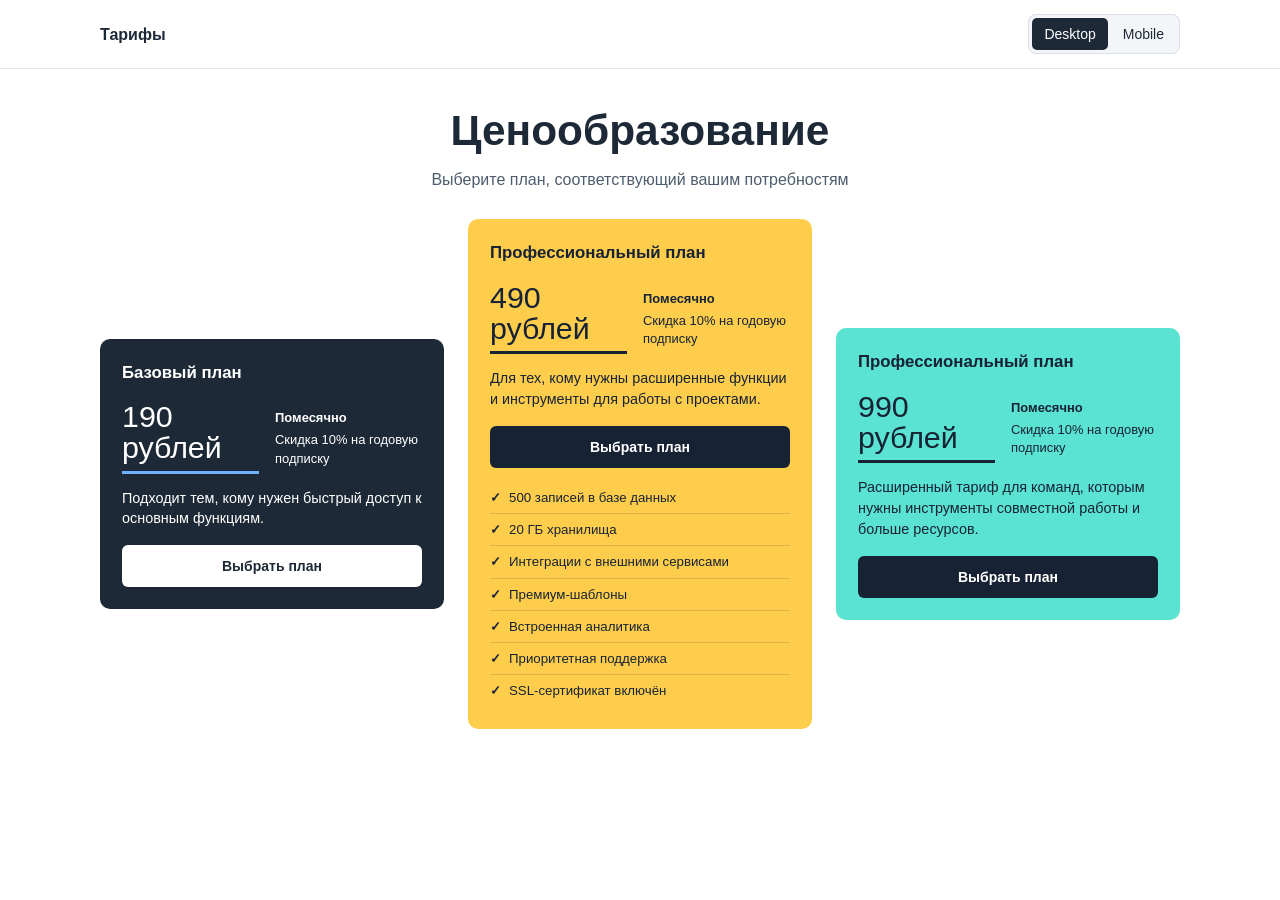
<file: lab-7/site/index.html>
<!doctype html>
<html lang="ru">
<head>
  <meta charset="utf-8">
  <meta name="viewport" content="width=device-width, initial-scale=1">
  <title>Ценообразование — Практическая работа 7</title>
  <link rel="stylesheet" href="style.css">
  <script src="layout.js" defer></script>
</head>
<body>
  <header class="page-header">
    <a class="brand" href="#pricing">Тарифы</a>
    <fieldset class="view-switch" hidden>
      <legend class="visually-hidden">Представление страницы</legend>
      <label><input type="radio" name="view" value="desktop"><span>Desktop</span></label>
      <label><input type="radio" name="view" value="mobile"><span>Mobile</span></label>
    </fieldset>
  </header>

  <main class="pricing" id="pricing">
    <h1>Ценообразование</h1>
    <p class="intro">Выберите план, соответствующий вашим потребностям</p>

    <section class="plans" aria-label="Тарифные планы">
      <article class="plan plan--basic">
        <h2>Базовый план</h2>
        <div class="plan-rate">
          <p class="price">190<br>рублей</p>
          <p class="billing"><strong>Помесячно</strong>Скидка 10% на годовую подписку</p>
        </div>
        <p>Подходит тем, кому нужен быстрый доступ к основным функциям.</p>
        <button class="choose" type="button" data-plan="Базовый план" aria-pressed="false">Выбрать план</button>
      </article>

      <article class="plan plan--pro">
        <h2>Профессиональный план</h2>
        <div class="plan-rate">
          <p class="price">490<br>рублей</p>
          <p class="billing"><strong>Помесячно</strong>Скидка 10% на годовую подписку</p>
        </div>
        <p>Для тех, кому нужны расширенные функции и инструменты для работы с проектами.</p>
        <button class="choose" type="button" data-plan="Профессиональный план за 490 рублей" aria-pressed="false">Выбрать план</button>
        <ul class="features">
          <li>500 записей в базе данных</li>
          <li>20 ГБ хранилища</li>
          <li>Интеграции с внешними сервисами</li>
          <li>Премиум-шаблоны</li>
          <li>Встроенная аналитика</li>
          <li>Приоритетная поддержка</li>
          <li>SSL-сертификат включён</li>
        </ul>
      </article>

      <article class="plan plan--team">
        <h2>Профессиональный план</h2>
        <div class="plan-rate">
          <p class="price">990<br>рублей</p>
          <p class="billing"><strong>Помесячно</strong>Скидка 10% на годовую подписку</p>
        </div>
        <p>Расширенный тариф для команд, которым нужны инструменты совместной работы и больше ресурсов.</p>
        <button class="choose" type="button" data-plan="Профессиональный план за 990 рублей" aria-pressed="false">Выбрать план</button>
      </article>
    </section>
    <p class="selection" role="status"></p>
  </main>
</body>
</html>
</file>
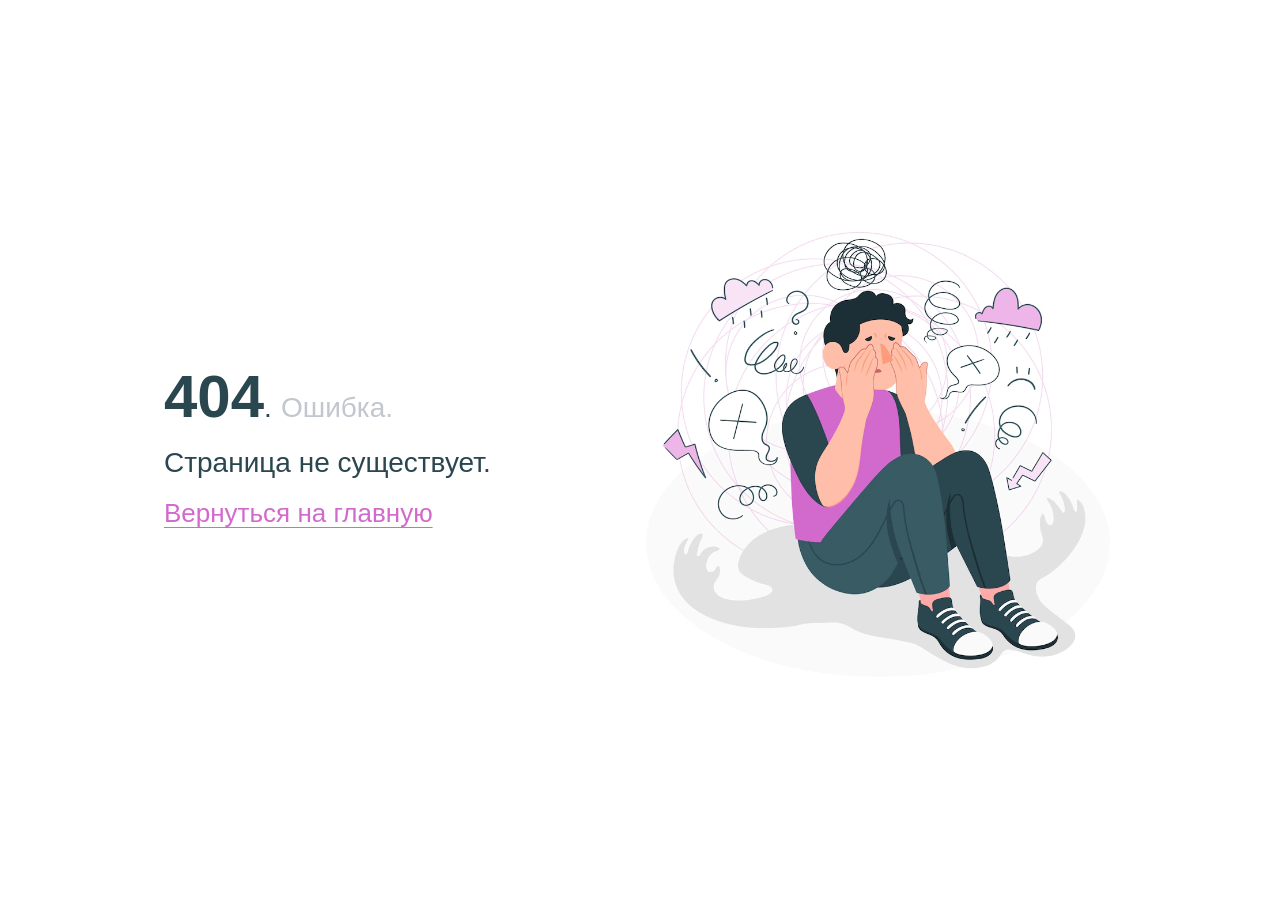
<file: lab4/404_page.html>
<!DOCTYPE html>
<html lang="ru">
<head>
  <meta charset="utf-8">
  <meta name="viewport" content="width=device-width, initial-scale=1">
  <meta name="description" content="Страница не существует">
  <title>404 — Страница не найдена</title>
  <link rel="icon" href="img/favicon.svg" type="image/svg+xml">
  <link rel="stylesheet" href="css/error.css">
</head>
<body>
  <main class="error-page">
    <div class="error-text">
      <h1><span class="error-code">404<span class="dot">.</span></span> <span class="error-label">Ошибка.</span></h1>
      <p class="message">Страница не существует.</p>
      <p class="return"><a href="welcome.html">Вернуться на главную</a></p>
    </div>
  </main>
</body>
</html>
</file>
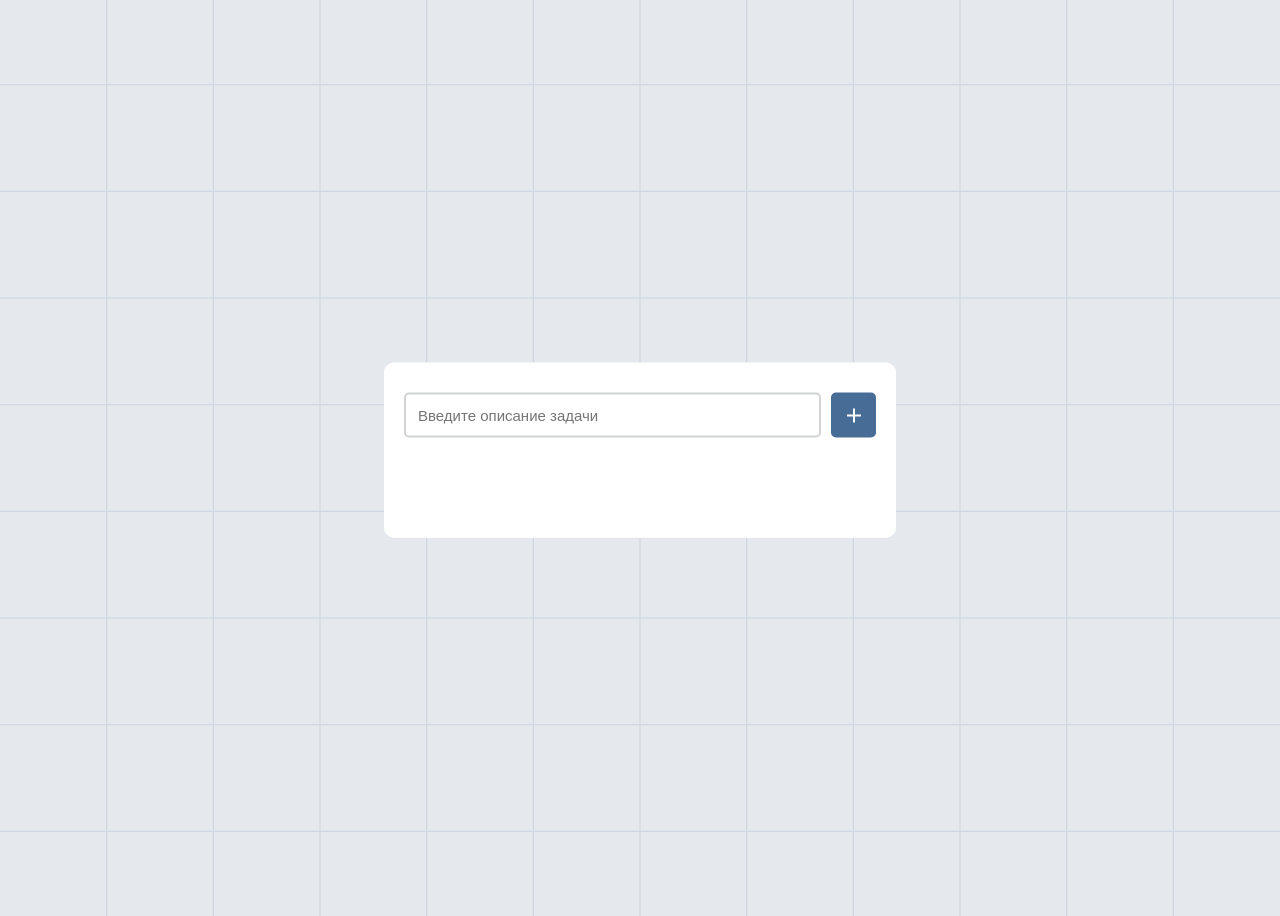
<file: lab4/todo_list.html>
<!DOCTYPE html>
<html lang="ru">
<head>
  <meta charset="utf-8">
  <meta name="viewport" content="width=device-width, initial-scale=1">
  <meta name="description" content="Практическая работа 4 — знакомство с базовыми тегами HTML">
  <title>Список дел</title>
  <link rel="icon" href="img/favicon.svg" type="image/svg+xml">
  <link rel="stylesheet" href="css/common.css">
  <link rel="stylesheet" href="css/styles.css">
</head>
<body class="todo-body">

<main>
  <div class="container">
    <div id="newtask">
      <label class="visually-hidden" for="task-input">Описание задачи</label>
      <input id="task-input" type="text" placeholder="Введите описание задачи">
      <button id="push" type="button" aria-label="Добавить задачу" title="Добавить задачу"><svg viewBox="0 0 24 24" width="24" height="24" aria-hidden="true" fill="none" stroke="currentColor" stroke-width="2"><path d="M12 5v14M5 12h14"/></svg></button>
    </div>
    <div id="tasks"></div>
  </div>
</main>
<script src="js/todo.js"></script>
</body>
</html>
</file>
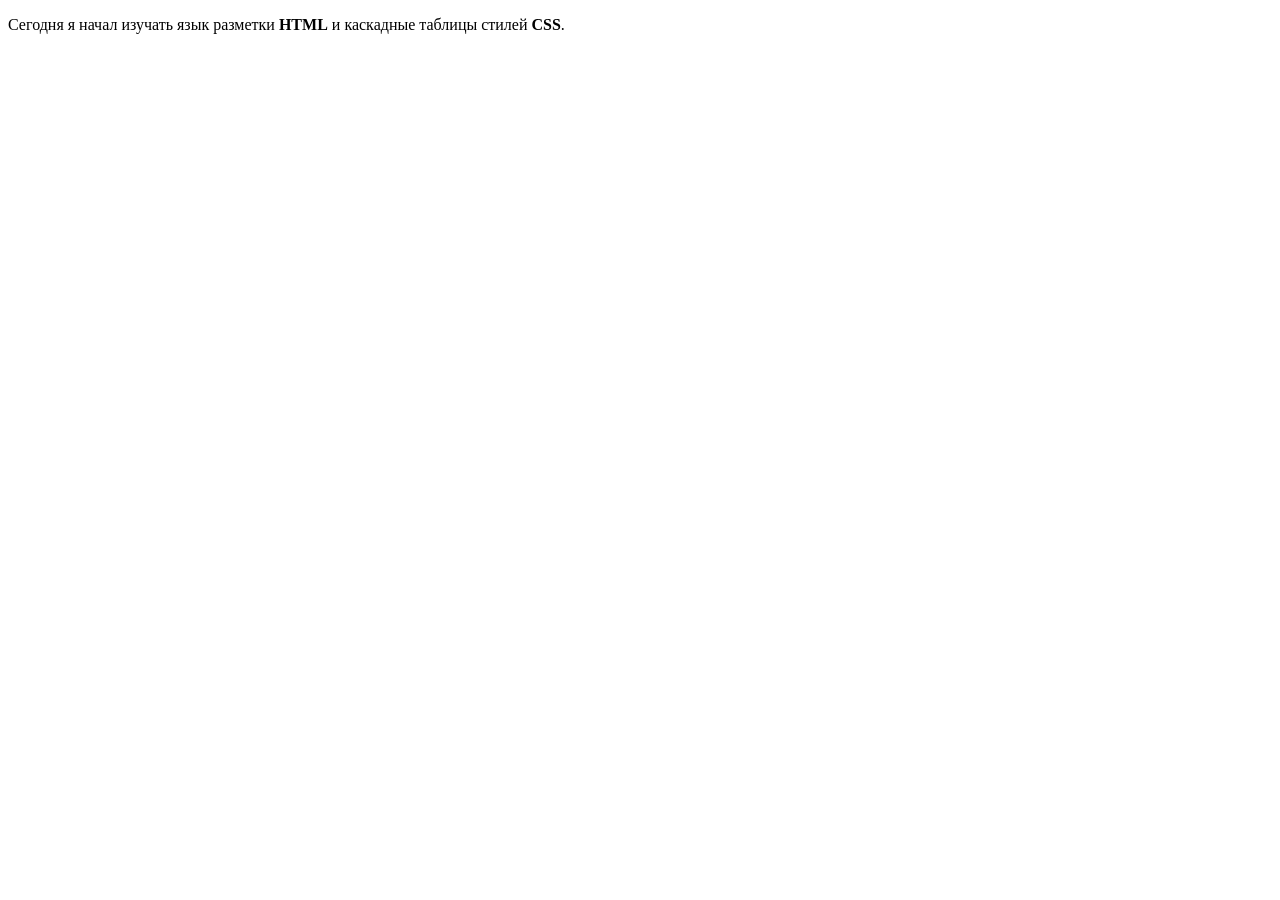
<file: lab4/welcome.html>
<!DOCTYPE html>
<html lang="ru">
<head>
  <meta charset="utf-8">
  <meta name="viewport" content="width=device-width, initial-scale=1">
  <meta name="description" content="Практическая работа 4 — знакомство с базовыми тегами HTML">
  <title>Добро пожаловать</title>
  <link rel="icon" href="img/favicon.svg" type="image/svg+xml">
  <link rel="stylesheet" href="css/common.css">

</head>
<body class="">

<main class="page">
  <p><time id="today" datetime="2026-10-25">Сегодня</time> я начал изучать язык разметки <strong>HTML</strong> и каскадные таблицы стилей <strong>CSS</strong>.</p>
</main>
<script src="js/welcome.js"></script>
</body>
</html>
</file>
<file: lab-8/css/style.css>
@font-face {
  font-family: "SF Pro Local";
  src: local("SF Pro Display Regular"), local("SFProDisplay-Regular");
  font-weight: 400;
}

@font-face {
  font-family: "SF Pro Local";
  src: local("SF Pro Display Semibold"), local("SFProDisplay-Semibold");
  font-weight: 600;
}

@font-face {
  font-family: "SF Pro Local";
  src: local("SF Pro Display Bold"), local("SFProDisplay-Bold");
  font-weight: 700;
}

:root {
  --ink: #202134;
  --muted: #575b6d;
  --line: #e7e6ef;
  --accent: #5a3bd5;
  --accent-pale: #eeeaff;
  --bs-body-font-family: "SF Pro Local", -apple-system, BlinkMacSystemFont, "Segoe UI", Arial, sans-serif;
  --bs-body-color: var(--ink);
  --bs-body-bg: #f7f7fb;
  --bs-link-color-rgb: 80, 49, 189;
  --bs-link-hover-color-rgb: 56, 31, 150;
  --bs-secondary-color: var(--muted);
}

.workspace {
  --bs-gutter-x: clamp(2rem, 5vw, 5rem);
  max-width: 1512px;
}

.topbar { background: #fff; border-bottom: 1px solid var(--line); }
.topbar .navbar { min-height: 68px; padding-inline: calc(var(--bs-gutter-x) / 2); }
.brand { color: var(--ink); font-weight: 700; margin-right: 0; }
.brand-divider { border-left: 1px solid var(--line); margin-left: .45rem; padding-left: .85rem; font-size: .88rem; color: var(--muted); font-weight: 400; }

.brand-mark, .profile-avatar, .teacher-avatar {
  display: inline-grid;
  place-items: center;
  flex: 0 0 auto;
  font-weight: 700;
}
.brand-mark { width: 2.12rem; height: 2.12rem; background: var(--accent); color: #fff; border-radius: .65rem; }
.profile-avatar, .teacher-avatar { background: var(--accent-pale); color: #4a2ab3; border-radius: 50%; }
.profile-avatar { width: 2rem; height: 2rem; font-size: .75rem; }
.teacher-avatar { width: 3rem; height: 3rem; overflow: hidden; }
.teacher-avatar img { width: 100%; height: 100%; object-fit: cover; object-position: 35% center; transform: scale(2.4); transform-origin: 44% 33%; }
.profile-button { padding: .25rem .4rem; }
.search-button { background: #f5f4fa; border: 1px solid var(--line); color: var(--muted); }
.search-icon { display: inline-block; width: .78rem; height: .78rem; border: 1.5px solid currentColor; border-radius: 50%; position: relative; }
.search-icon::after { content: ""; position: absolute; width: .35rem; height: 1.5px; background: currentColor; transform: rotate(45deg); right: -.23rem; bottom: -.12rem; }
.navbar-toggler { padding: .3rem; }

.side-nav { padding: 1.1rem .8rem; background: #fff; border: 1px solid var(--line); border-radius: 1rem; }
.side-label { margin: 0 0 .6rem .55rem; color: var(--muted); font-size: .78rem; font-weight: 600; }
.side-nav .nav-link { display: flex; align-items: center; gap: .5rem; padding: .58rem .5rem; color: var(--ink); font-size: .94rem; }
.side-nav .nav-link:hover, .side-nav .nav-link.active { background: var(--accent-pale); color: #4325a4; }
.side-nav .nav-link.active { font-weight: 700; }
.side-nav .nav-link span { width: 1.15em; color: var(--accent); text-align: center; }
.side-course { border-top: 1px solid var(--line); padding: .8rem .55rem 0; }
.side-course .side-label { margin-left: 0; }
.side-course a, .side-course small { display: block; }
.side-course a { text-decoration: none; font-weight: 600; }
.side-course small { color: var(--muted); margin-top: .25rem; }

h1 { font-size: clamp(2.05rem, 4vw, 3rem); letter-spacing: -.035em; font-weight: 700; }
.lesson-intro { color: var(--muted); font-size: 1.06rem; }
.tag-primary { background: var(--accent-pale); color: #4526a6; }
.tag-neutral { background: #ececf4; color: #414456; }
.lesson-cover { border-radius: 1rem; overflow: hidden; background: #1c1b31; }
.lesson-cover img { object-fit: cover; object-position: 50% 43%; }
.lesson-cover figcaption {
  display: flex;
  flex-direction: column;
  justify-content: end;
  gap: .22rem;
  padding: clamp(.8rem, 3vw, 1.7rem);
  background: linear-gradient(0deg, #141322f5 0%, #17162e80 31%, transparent 64%);
  color: #fff;
}
.cover-type, .cover-note { font-size: clamp(.72rem, 1.4vw, .96rem); color: #dedafa; }
.lesson-cover strong { font-size: clamp(1rem, 3vw, 1.9rem); line-height: 1.15; }

.card { --bs-card-bg: #fff; --bs-card-border-color: var(--line); --bs-card-border-radius: 1rem; }
.card-header { background: #fff; border-color: var(--line); }
.resources .nav-tabs { border-bottom: 0; gap: .25rem; }
.resources .nav-link { color: var(--muted); border: 0; border-bottom: 2px solid transparent; padding: .55rem .6rem; font-size: .94rem; }
.resources .nav-link.active { color: #4a2db3; border-bottom-color: var(--accent); font-weight: 700; }
.list-group-item { --bs-list-group-bg: #fff; --bs-list-group-border-color: var(--line); }
.resources .list-group-item { color: #4a2db3; }
.progress-card { background: #f2efff; border-color: #e4ddfc; }
.progress-value { color: #4325a4; font-size: 2.1rem; line-height: 1; }
.progress { --bs-progress-height: .48rem; --bs-progress-bg: #e0d8fc; }
.progress-bar { --bs-progress-bar-bg: var(--accent); width: 35%; }

.program-card .accordion {
  --bs-accordion-bg: #fff;
  --bs-accordion-border-color: var(--line);
  --bs-accordion-active-color: #4224a0;
  --bs-accordion-active-bg: var(--accent-pale);
}
.program-card { overflow: clip; }
.program-card .accordion-button { font-size: .93rem; font-weight: 600; padding: .85rem 1rem; }
.program-card .accordion-button:focus-visible { outline: 2px solid var(--accent); outline-offset: -2px; }
.lesson-list .list-group-item { display: flex; flex-wrap: wrap; justify-content: space-between; align-items: center; gap: .1rem .6rem; font-size: .87rem; }
.lesson-list small { color: var(--muted); }
.lesson-list .current-lesson { background: #f5f1ff; color: #402098; font-weight: 700; border-left: 3px solid var(--accent); }

.site-footer { margin-top: 1rem; background: #232039; color: #eeecfa; }
.site-footer a { color: inherit; }
</file>
<file: lab4/css/common.css>
/* Общие стили учебных страниц. */
body { margin: 8px; color: #000; background: #fff; font: 16px "Times New Roman", serif; }
.page { margin: 0; padding: 0; }
.lab-nav { margin-top: 30px; padding-top: 10px; border-top: 1px solid #ccc; font: 14px Arial, sans-serif; }
.lab-nav a { display: inline-block; margin: 0 18px 8px 0; color: #0645ad; }
.lab-nav a[aria-current="page"] { font-weight: bold; }
:focus-visible { outline: 2px solid #285a9f; outline-offset: 3px; }
</file>
<file: lab5/css/style.css>
/* Вариант 10. Фиксированная настольная композиция без анимации и JavaScript. */
:root {
  --ink: #18221c;
  --muted: #697168;
  --green: #dff2b2;
  --line: #e2e7dd;
  --paper: #ffffff;
}
* { box-sizing: border-box; }
body {
  min-width: 1240px;
  margin: 0;
  color: var(--ink);
  background: #fcfdf9;
  font-family: "SF Pro Display", -apple-system, BlinkMacSystemFont, "Segoe UI", Arial, sans-serif;
  font-size: 15px;
  line-height: 1.65;
}
a { color: inherit; text-decoration: none; }
button, input, textarea { font: inherit; }
img { display: block; max-width: 100%; }
figure, h1, h2, h3, p { margin: 0; }
h1, h2, h3 { line-height: 1.15; }
h2 { font-size: 31px; letter-spacing: -1px; }
h3 { font-size: 18px; letter-spacing: -.35px; }
p + p { margin-top: 14px; }
a:focus, button:focus, input:focus, textarea:focus { outline: 3px solid #497c24; outline-offset: 5px; }
.nav-list a:hover, .text-link:hover, .contact-details a:hover { text-decoration: underline; text-underline-offset: 5px; }
.wrap { width: 1160px; margin-right: auto; margin-left: auto; }
.site-header { height: 128px; display: flex; align-items: center; justify-content: space-between; border-bottom: 1px solid var(--line); }
.brand { display: flex; align-items: center; gap: 12px; font-weight: 700; font-size: 16px; line-height: 1.3; }
.brand-mark { display: grid; place-items: center; width: 43px; height: 43px; border-radius: 50%; background: var(--green); font-size: 21px; letter-spacing: -2px; padding-right: 3px; }
.brand small { display: block; margin-top: 5px; font-weight: 400; color: var(--muted); font-size: 11px; letter-spacing: .3px; }
.nav-list { display: flex; list-style: none; gap: 31px; padding: 0; margin: 0; font-size: 13px; }
.button { min-height: 45px; display: inline-flex; align-items: center; justify-content: center; gap: 22px; padding: 12px 20px; border: 1px solid var(--ink); border-radius: 7px; font-size: 13px; font-weight: 700; line-height: 1.4; }
.button-dark { color: white; background: var(--ink); }
.button span { font-size: 19px; line-height: 1; }
.header-contact { min-height: 40px; padding: 10px 17px; font-size: 12px; }
.page-layout { display: grid; grid-template-columns: 860px 264px; column-gap: 36px; margin-top: 38px; }
.main-column { min-width: 0; }
.hero { position: relative; display: flex; align-items: center; height: 490px; padding: 35px 30px 35px 34px; overflow: hidden; border-radius: 20px; background: radial-gradient(ellipse at 84% 66%, #e2f3bc 0%, #f3f9e9 38%, #f5f8ef 72%); }
.hero-copy { position: relative; z-index: 1; width: 455px; }
.eyebrow { margin-bottom: 16px; font-size: 10px; font-weight: 700; line-height: 1.4; letter-spacing: 1.5px; text-transform: uppercase; color: #63715a; }
.status-dot { display: inline-block; width: 6px; height: 6px; margin-right: 5px; border-radius: 50%; background: #668b39; }
.hero h1 { font-size: 62px; line-height: 1.02; letter-spacing: -3.2px; }
.accent { color: #639337; }
.hero-description { margin-top: 23px; margin-bottom: 25px; font-size: 16px; line-height: 1.55; color: #515b4e; }
.hero-note { margin-top: 22px; font-size: 10px; color: #66705f; letter-spacing: .4px; }
.hero-photo { position: absolute; right: 0; bottom: 33px; width: 356px; }
.hero-photo::before { content: ""; position: absolute; z-index: 0; width: 300px; height: 300px; right: 17px; bottom: 37px; border: 1px solid #c1d5a3; border-radius: 50%; }
.hero-photo img { position: relative; width: 356px; height: 377px; object-fit: contain; object-position: center bottom; }
.hero-photo figcaption { position: relative; margin-top: 10px; text-align: center; font-size: 11px; color: #65715a; }
.section { padding-top: 64px; }
.section-heading { margin-bottom: 27px; }
.section-heading .eyebrow { margin-bottom: 9px; }
.about { display: grid; grid-template-columns: 255px 1fr; gap: 35px; padding-bottom: 35px; border-bottom: 1px solid var(--line); }
.about-text { color: #596153; font-size: 14px; }
.about-text .about-signature { margin-top: 22px; color: var(--ink); font-size: 13px; font-weight: 700; }
.service-grid { display: grid; grid-template-columns: repeat(3, 1fr); gap: 16px; }
.service-card { padding: 24px 22px 25px; border: 1px solid var(--line); border-radius: 12px; background: var(--paper); }
.service-icon { display: grid; place-items: center; width: 43px; height: 43px; margin-bottom: 23px; border-radius: 12px; background: #edf5df; font-weight: 700; font-size: 20px; }
.service-card:nth-child(2) .service-icon { background: #fff0dc; }
.service-card:nth-child(3) .service-icon { background: #e9edf8; }
.service-card h3 { font-size: 16px; }
.service-card p { margin-top: 12px; color: var(--muted); font-size: 12px; line-height: 1.7; }
.heading-row { display: flex; justify-content: space-between; align-items: flex-end; }
.text-link { display: inline-block; font-size: 12px; font-weight: 700; }
.text-link span { margin-left: 7px; }
.project-grid { display: grid; grid-template-columns: 1fr 1fr; gap: 22px; }
.project-card { border: 1px solid var(--line); background: var(--paper); border-radius: 13px; overflow: hidden; }
.project-card figure { margin: 0; }
.project-preview { height: 230px; margin: 12px 12px 0; padding: 18px; display: flex; align-items: center; justify-content: center; overflow: hidden; border-radius: 8px; }
.project-preview img { width: 100%; height: 100%; object-fit: contain; }
.preview-todo { background: #e6ebe9; }
.preview-error { background: #f7f0f6; padding: 4px; }
.preview-signs { background: #f2f4e9; }
.project-card figcaption { padding: 21px 22px 0; }
.project-type { display: block; margin-bottom: 7px; color: #6c775f; font-size: 10px; letter-spacing: .7px; }
.project-card figcaption p { margin-top: 12px; color: var(--muted); font-size: 12px; line-height: 1.7; }
.project-bottom { display: flex; align-items: center; justify-content: space-between; padding: 17px 22px 21px; }
.tech-label { color: #6d7467; font-size: 10px; }
.project-bottom > a { display: grid; place-items: center; width: 29px; height: 29px; border: 1px solid var(--line); border-radius: 50%; font-size: 19px; }
.project-wide { grid-column: 1 / -1; }
.project-wide figure { display: grid; grid-template-columns: 410px 1fr; padding: 12px; gap: 15px; }
.project-wide .project-preview { height: 250px; margin: 0; padding: 12px; }
.project-wide figcaption { padding: 24px 20px 16px 12px; }
.project-wide .tech-label { display: block; margin-top: 17px; }
.project-wide .text-link { margin-top: 22px; }
.timeline { list-style: none; padding: 0; margin: 0; }
.timeline li { position: relative; display: grid; grid-template-columns: 90px 1fr; gap: 25px; padding: 0 0 30px 23px; border-left: 1px solid #cedac0; }
.timeline li::before { content: ""; position: absolute; left: -5px; top: 5px; width: 9px; height: 9px; background: #88a65e; border-radius: 50%; }
.timeline li:last-child { border-left-color: transparent; padding-bottom: 0; }
.timeline time { font-size: 12px; color: #71805f; font-weight: 700; }
.timeline h3 { font-size: 17px; }
.timeline p { margin-top: 9px; color: var(--muted); font-size: 13px; }
.contact-section { margin-top: 65px; padding: 39px 34px; border-radius: 16px; background: #eef4e4; }
.contact-section h2 { font-size: 37px; letter-spacing: -1.5px; }
.contact-section > p:not(.eyebrow) { margin-top: 17px; font-size: 14px; color: #627055; }
.contact-section address { margin-top: 25px; font-style: normal; }
.sidebar { padding-top: 0; }
.side-card { padding: 26px 23px; margin-bottom: 20px; border: 1px solid var(--line); background: var(--paper); border-radius: 14px; }
.side-card .eyebrow { font-size: 9px; letter-spacing: .8px; margin-bottom: 12px; }
.side-card h2 { font-size: 22px; letter-spacing: -.6px; }
.skills-list { margin: 24px 0 0; }
.skills-list > div { padding: 13px 0; border-bottom: 1px solid #eef0e9; }
.skills-list > div:first-child { padding-top: 0; }
.skills-list dt { font-weight: 700; font-size: 13px; }
.skills-list dd { margin: 2px 0 0; color: var(--muted); font-size: 11px; }
.small-note { margin-top: 19px; color: #78816e; font-size: 11px; line-height: 1.65; }
.contact-details { display: flex; flex-direction: column; gap: 12px; margin-top: 22px; font-style: normal; font-size: 12px; color: #5e6857; }
.contact-details a[href^="mailto"] { color: var(--ink); font-weight: 700; font-size: 12px; }
.learning-card { background: #f0f5e6; border-color: #e4ebd8; }
.small-star { display: block; font-size: 35px; line-height: 1; color: #6d8d46; margin-bottom: 23px; }
.learning-card h2 { font-size: 20px; }
.learning-card p { margin-top: 14px; color: #657258; font-size: 12px; }
.learning-list { padding-left: 17px; margin: 20px 0 0; font-size: 11px; color: #657258; }
.learning-list li + li { margin-top: 6px; }
.sidebar-caption { margin-top: 28px; text-align: center; color: #88917f; font-size: 11px; line-height: 1.7; }
.site-footer { display: flex; justify-content: space-between; align-items: center; margin-top: 67px; height: 128px; border-top: 1px solid var(--line); }
.footer-brand { font-size: 14px; }
.footer-brand .brand-mark { width: 36px; height: 36px; font-size: 18px; }
.site-footer > p { color: #7b8374; font-size: 11px; }
.footer-links { display: flex; align-items: center; gap: 28px; }
.footer-links address { font-style: normal; }
.skip-link { position: absolute; left: 20px; top: -100px; padding: 10px 18px; background: white; z-index: 10; border: 1px solid var(--ink); }
.skip-link:focus { top: 15px; }

.contact-details a { overflow-wrap: anywhere; }

/* Статическая форма: отправку выполняет почтовое приложение пользователя. */
.message-form { display: flex; flex-direction: column; margin-top: 20px; }
.message-form label { margin: 12px 0 6px; font-size: 12px; font-weight: 600; }
.message-form input, .message-form textarea { width: 100%; min-width: 0; padding: 9px 10px; border: 1px solid #b2bdaa; border-radius: 6px; background: #fff; color: var(--ink); font-size: 13px; }
.message-form textarea { resize: vertical; min-height: 104px; }
.message-form button { width: 100%; margin-top: 17px; padding: 12px 8px; gap: 8px; cursor: pointer; }
.message-form .small-note { margin-top: 12px; font-size: 11px; color: #596153; }
</file>
<file: lab6/css/style.css>
/* CineFlow — практика 6, вариант 10. */
:root {
  --bg: #0b0f19;
  --panel: #141b28;
  --text: #f4f5f7;
  --muted: #a4adbe;
  --accent: #e63956;
  --border: #293143;
}
* {
  box-sizing: border-box;
}
html {
  scroll-padding-top: 30px;
}
body {
  margin: 0;
  background: var(--bg);
  color: var(--text);
  font:
    15px/1.6 "Segoe UI",
    Arial,
    sans-serif;
}
a {
  color: inherit;
  text-decoration: none;
}
input,
button {
  font: inherit;
}
img {
  display: block;
  width: 100%;
  max-width: 100%;
  object-fit: cover;
}
h1,
h2,
h3,
p,
figure {
  margin: 0;
}
h1,
h2,
h3 {
  line-height: 1.16;
}
a:focus-visible,
button:focus-visible,
input:focus-visible {
  outline: 3px solid #ffb35e;
  outline-offset: 5px;
}
.container {
  width: min(1240px, calc(100% - 80px));
  margin-inline: auto;
}
.icon {
  width: 22px;
  height: 22px;
  flex-shrink: 0;
  vertical-align: middle;
}
.site-header {
  border-bottom: 1px solid #ffffff0c;
}
.header-inner {
  min-height: 96px;
  display: flex;
  align-items: center;
  gap: 65px;
}
.logo {
  display: inline-flex;
  align-items: center;
  font-size: 26px;
  font-weight: 750;
  letter-spacing: -1.2px;
}
.logo > .icon {
  width: 38px;
  height: 38px;
  color: var(--accent);
  margin-right: 8px;
}
.logo > span {
  color: var(--accent);
}
nav ul {
  display: flex;
  gap: 34px;
  list-style: none;
  padding: 0;
  margin: 0;
}
nav a {
  display: inline-block;
  font-size: 13px;
  color: var(--muted);
  transition:
    color 0.2s,
    background 0.2s;
}
nav a:hover,
nav a:focus-visible,
nav a.active {
  color: white;
}
.profile {
  display: flex;
  align-items: center;
  gap: 10px;
  margin-left: auto;
  color: #d8dce6;
  font-size: 12px;
  padding: 8px 14px;
  border: 1px solid var(--border);
  border-radius: 8px;
  transition: background 0.2s;
}
.profile:hover {
  background: #263248;
}
.hero {
  min-height: 610px;
  margin-top: 28px;
  position: relative;
  isolation: isolate;
  overflow: hidden;
  border-radius: 20px;
  display: flex;
  align-items: center;
  background:
    linear-gradient(90deg, #090e17fa 0%, #090e17cf 34%, #090e170d 100%),
    url("../images/hero.jpg") 55% 45% / cover;
}
.hero::before {
  content: "";
  position: absolute;
  inset: 0;
  z-index: -1;
  background: linear-gradient(0deg, #0b0f19d9, transparent 48%);
}
.hero::after {
  content: "";
  position: absolute;
  width: 130px;
  height: 4px;
  left: 50px;
  bottom: 0;
  background: var(--accent);
}
.hero-content {
  padding: 42px 50px 48px;
  width: 720px;
  max-width: 100%;
  animation: appear 0.75s ease-out both;
}
.eyebrow {
  display: flex;
  align-items: center;
  gap: 8px;
  color: var(--muted);
  font-size: 10px;
  font-weight: 600;
  letter-spacing: 2px;
  text-transform: uppercase;
  margin-bottom: 12px;
}
.hero .eyebrow {
  margin-bottom: 46px;
  color: #e0e5ee;
}
.live-dot {
  width: 6px;
  height: 6px;
  background: var(--accent);
  border-radius: 50%;
  box-shadow: 0 0 0 5px #e6395626;
  animation: pulse 3s ease-in-out infinite;
}
.hero-number {
  margin-left: 18px;
  color: #b8c1cf;
  letter-spacing: 1px;
}
.hero-tag {
  color: #ced6e2;
  letter-spacing: 3px;
  font-size: 9px;
  font-weight: 700;
  margin-bottom: 16px;
}
h1 {
  font-size: clamp(38px, 4.2vw, 62px);
  letter-spacing: -2px;
  line-height: 1.02;
}
h1 em {
  font-style: normal;
  color: #f2c79b;
}
.hero-description {
  font-size: 15px;
  line-height: 1.7;
  color: #bdc6d5;
  margin-top: 23px;
}
.hero-meta {
  display: flex;
  align-items: center;
  gap: 18px;
  font-size: 11px;
  color: #c5cbd6;
  margin-top: 20px;
}
.rating {
  color: #edc57d;
  font-weight: 700;
}
.age-inline {
  border: 1px solid #8c96a5;
  border-radius: 4px;
  padding: 0 4px;
  font-size: 10px;
}
.hero-actions {
  display: flex;
  gap: 12px;
  margin-top: 25px;
}
.button {
  display: inline-flex;
  align-items: center;
  justify-content: center;
  gap: 9px;
  min-height: 45px;
  padding: 12px 22px;
  border-radius: 7px;
  font-size: 12px;
  font-weight: 650;
  border: 1px solid transparent;
  transition:
    background 0.22s,
    transform 0.22s,
    box-shadow 0.22s;
}
.primary {
  background: var(--accent);
  color: white;
  box-shadow: 0 6px 22px #e6395620;
}
.primary:hover {
  background: #f14865;
  transform: translateY(-2px);
  box-shadow: 0 8px 25px #e6395640;
}
.secondary {
  background: #17202d80;
  border-color: #717a89;
}
.secondary:hover {
  background: #364153;
  transform: translateY(-2px);
}
.button .icon {
  width: 18px;
  height: 18px;
}
.hero-footnote {
  color: #d1d7df;
  font-size: 10px;
  margin-top: 30px;
}
.hero-footnote span {
  color: var(--accent);
  margin-inline: 6px;
}
.hero-side {
  position: absolute;
  right: 28px;
  bottom: 40px;
  display: flex;
  align-items: center;
  gap: 13px;
  writing-mode: vertical-rl;
  color: #f3f5f8;
  font-size: 8px;
  letter-spacing: 2px;
}
.hero-line {
  width: 1px;
  height: 48px;
  background: #e2e7ee80;
}
.content > section {
  margin-top: 55px;
  scroll-margin-top: 25px;
}
.section-heading {
  display: flex;
  justify-content: space-between;
  gap: 20px;
  align-items: flex-end;
  margin-bottom: 23px;
}
.section-heading .eyebrow {
  margin-bottom: 9px;
  font-size: 9px;
}
h2 {
  font-size: 26px;
  font-weight: 650;
  letter-spacing: -0.7px;
}
.count {
  color: #8d9ab0;
  font-size: 12px;
  margin-left: 14px;
  font-weight: 400;
}
.text-link {
  display: inline-flex;
  gap: 10px;
  align-items: center;
  color: #bec6d4;
  font-size: 11px;
  transition: color 0.2s;
}
.text-link:hover {
  color: white;
}
.text-link .icon {
  width: 17px;
}
.continue-grid,
.catalog-grid {
  display: grid;
  grid-template-columns: repeat(4, minmax(0, 1fr));
  gap: 22px;
}
.movie {
  min-width: 0;
  position: relative;
  border-radius: 14px;
  background: var(--bg);
  transition:
    transform 0.25s,
    box-shadow 0.25s;
}
.movie:hover,
.movie:focus-within {
  transform: translateY(-4px);
  box-shadow: 0 15px 30px #0007;
}
.movie-art {
  position: relative;
  aspect-ratio: 1.7;
  border-radius: 10px;
  overflow: hidden;
  isolation: isolate;
  background: var(--panel);
}
.poster-link {
  display: block;
  width: 100%;
  height: 100%;
  overflow: hidden;
}
.poster-link::after {
  content: "";
  position: absolute;
  inset: 0;
  background: linear-gradient(0deg, #040915aa, transparent 75%);
  opacity: 0.65;
  transition: opacity 0.3s;
  pointer-events: none;
}
.movie:hover .poster-link::after,
.movie:focus-within .poster-link::after {
  opacity: 1;
}
.movie img {
  height: 100%;
  transition:
    transform 0.4s,
    filter 0.4s;
}
.movie:hover img,
.movie:focus-within img {
  transform: scale(1.06);
  filter: brightness(0.8);
}
.play-circle {
  position: absolute;
  left: calc(50% - 20px);
  top: calc(50% - 20px);
  display: grid;
  place-items: center;
  width: 40px;
  height: 40px;
  border: 1px solid #ffffffaa;
  border-radius: 50%;
  background: #15213566;
  z-index: 1;
  opacity: 0;
  transform: scale(0.85);
  transition:
    opacity 0.25s,
    transform 0.25s;
}
.continue-grid .play-circle {
  opacity: 1;
}
.movie:hover .play-circle,
.movie:focus-within .play-circle {
  opacity: 1;
  transform: scale(1);
}
.play-circle .icon {
  width: 24px;
  height: 24px;
}
.save-input {
  position: absolute;
  z-index: 4;
  width: 30px;
  height: 30px;
  top: 9px;
  right: 9px;
  margin: 0;
  opacity: 0;
  cursor: pointer;
}
.save-control {
  display: grid;
  place-items: center;
  position: absolute;
  right: 9px;
  top: 9px;
  z-index: 3;
  width: 30px;
  height: 30px;
  border-radius: 50%;
  background: #0b0f19a6;
  color: white;
  transition:
    background 0.2s,
    color 0.2s;
  pointer-events: none;
}
.save-control .icon {
  width: 16px;
  height: 16px;
}
.save-input:checked + .save-control {
  color: #ff6680;
  background: #0b0f19d9;
}
.save-input:checked + .save-control .icon {
  fill: currentColor;
}
.save-input:hover + .save-control {
  background: #e63956;
  color: white;
}
.save-input:focus-visible + .save-control {
  outline: 3px solid #ffb35e;
  outline-offset: 3px;
}
.age {
  position: absolute;
  left: 10px;
  top: 11px;
  padding: 1px 5px;
  border-radius: 3px;
  font-size: 9px;
  color: white;
  background: #0b0f19a6;
  pointer-events: none;
}
.progress {
  position: absolute;
  height: 3px;
  bottom: 0;
  left: 0;
  width: 100%;
  background: #6f798c;
}
.progress { appearance: none; border: 0; }
.progress::-webkit-progress-bar { background: #6f798c; }
.progress::-webkit-progress-value { background: linear-gradient(90deg, #e63956, #ff9274); }
.progress::-moz-progress-bar { background: linear-gradient(90deg, #e63956, #ff9274); }
.movie-copy {
  padding: 13px 2px 0;
}
.movie-genre {
  color: #a9b3c4;
  font-size: 9px;
  margin-bottom: 5px;
}
.movie-genre span {
  color: #8995a9;
}
h3 {
  font-size: 14px;
  letter-spacing: -0.2px;
  font-weight: 600;
}
.movie-meta {
  color: #a0aabc;
  font-size: 10px;
  margin-top: 7px;
}
.section-note {
  font-size: 11px;
  color: var(--muted);
}
.catalog-controls {
  display: flex;
  gap: 9px;
  align-items: center;
  position: relative;
  flex-wrap: wrap;
  margin-bottom: 22px;
}
.filter-input {
  width: 1px;
  height: 1px;
  position: absolute;
  clip-path: inset(50%);
  overflow: hidden;
}
.catalog-controls label {
  display: flex;
  align-items: center;
  gap: 7px;
  padding: 8px 14px;
  border: 1px solid #30394a;
  border-radius: 22px;
  font-size: 11px;
  color: #c1c9d6;
  cursor: pointer;
  transition:
    background 0.2s,
    color 0.2s;
}
.catalog-controls .icon {
  width: 13px;
  height: 13px;
}
.filter-input:checked + label {
  color: white;
  background: #293346;
  border-color: #617087;
}
.filter-input:focus-visible + label {
  outline: 3px solid #ffb35e;
  outline-offset: 3px;
}
.catalog-controls label:hover {
  background: #293346;
}
.catalog-controls p {
  color: var(--muted);
  font-size: 10px;
  margin-left: auto;
}
.catalog-section:has(#filter-saved:checked)
  .movie:not(:has(.save-input:checked)) {
  display: none;
}
.empty-list {
  display: none;
  color: #b8c3d3;
  padding: 35px 20px;
  border: 1px dashed #4a566b;
  border-radius: 10px;
  font-size: 13px;
}
.catalog-section:has(#filter-saved:checked):not(:has(.save-input:checked))
  .empty-list {
  display: block;
}
.collection-grid {
  display: grid;
  grid-template-columns: 1fr 1fr;
  gap: 22px;
}
.collection {
  display: flex;
  flex-direction: column;
  align-items: flex-start;
  min-height: 258px;
  padding: 30px;
  position: relative;
  isolation: isolate;
  overflow: hidden;
  border-radius: 12px;
  transition:
    transform 0.3s,
    box-shadow 0.3s;
}
.collection::before {
  content: "";
  position: absolute;
  inset: 0;
  z-index: -1;
  background: linear-gradient(90deg, #08110ee6, #09180b33);
}
.collection::after {
  content: "";
  position: absolute;
  right: 25px;
  top: 25px;
  width: 40px;
  height: 40px;
  border: 1px solid #ffffff50;
  border-radius: 50%;
  opacity: 0.5;
  transition:
    transform 0.3s,
    opacity 0.3s;
}
.collection:hover {
  transform: translateY(-4px);
  box-shadow: 0 16px 34px #0008;
}
.collection:hover::after {
  transform: scale(1.18);
  opacity: 1;
}
.collection-nature {
  background: url("../images/forest.jpg") center 60% / cover;
}
.collection-travel {
  background: url("../images/desert.jpg") center/cover;
}
.collection-travel::before {
  background: linear-gradient(90deg, #24180ee6, #24180b33);
}
.collection-label {
  font-size: 8px;
  letter-spacing: 2px;
  color: #d2dcd0;
  margin-bottom: 22px;
}
.collection h3 {
  font-size: 32px;
  line-height: 1.07;
  letter-spacing: -0.8px;
}
.collection-bottom {
  display: flex;
  align-items: center;
  gap: 25px;
  margin-top: auto;
  padding-top: 25px;
  font-size: 10px;
  color: #e1e5e5;
}
.collection-bottom .icon {
  width: 17px;
}
.about-section {
  display: grid;
  grid-template-columns: 1.2fr 1fr;
  align-items: center;
  gap: 80px;
  padding: 45px;
  border: 1px solid var(--border);
  border-radius: 16px;
  background: linear-gradient(115deg, #1b2433, #101722);
}
.about-intro h2 {
  font-size: 34px;
}
.about-intro h2 > span {
  color: var(--accent);
}
.about-intro > p:not(.eyebrow) {
  font-size: 12px;
  color: #b0bacc;
  margin-top: 17px;
}
.about-intro .button {
  margin-top: 25px;
}
.benefits {
  list-style: none;
  display: flex;
  flex-direction: column;
  gap: 30px;
  padding: 0;
  margin: 0;
}
.benefits li {
  display: flex;
  gap: 18px;
  align-items: center;
}
.benefits .icon {
  width: 30px;
  height: 30px;
  color: #f6b3bf;
}
.benefits h3 {
  font-size: 13px;
}
.benefits p {
  color: #a4afc0;
  font-size: 11px;
  margin-top: 5px;
}
.site-footer {
  margin-top: 65px;
}
.footer-main {
  display: flex;
  justify-content: space-between;
  gap: 20px;
  align-items: center;
  padding: 30px 0;
  border-top: 1px solid var(--border);
  border-bottom: 1px solid var(--border);
}
.footer-main .logo {
  font-size: 22px;
}
.footer-main nav {
  display: flex;
  gap: 25px;
}
.footer-main nav a {
  font-size: 11px;
}
.footer-bottom {
  display: flex;
  justify-content: space-between;
  color: #929fb3;
  font-size: 10px;
  padding: 23px 0;
  gap: 15px;
}
.sr-only {
  position: absolute;
  width: 1px;
  height: 1px;
  padding: 0;
  margin: -1px;
  overflow: hidden;
  clip-path: inset(50%);
  white-space: nowrap;
}
.skip-link {
  position: absolute;
  top: -100px;
  left: 20px;
  z-index: 100;
  padding: 10px 15px;
  background: white;
  color: #111;
}
.skip-link:focus {
  top: 12px;
}
.film-dialog {
  display: none;
  position: fixed;
  z-index: 20;
  inset: 0;
  overflow: auto;
  background: #03060eeb;
  padding: 50px 20px;
}
.film-dialog:target {
  display: grid;
  place-items: center;
}
.dialog-content {
  position: relative;
  width: min(650px, 100%);
  background: var(--panel);
  border: 1px solid #45516a;
  border-radius: 16px;
  overflow: hidden;
  box-shadow: 0 30px 90px #0009;
}
.dialog-content > img {
  aspect-ratio: 2;
  max-height: 300px;
}
.close-dialog {
  position: absolute;
  top: 14px;
  right: 14px;
  display: grid;
  place-items: center;
  width: 38px;
  height: 38px;
  border-radius: 50%;
  background: #080d18dc;
  font-size: 28px;
  z-index: 1;
}
.close-dialog:hover {
  background: #e63956;
}
.dialog-copy {
  padding: 30px;
}
.dialog-copy h2 {
  margin-bottom: 18px;
}
.dialog-copy > p:not(.eyebrow):not(.movie-meta) {
  font-size: 14px;
  color: #c1cbda;
}
.dialog-copy .demo-note {
  margin-top: 20px;
}
.dialog-copy .button {
  margin-top: 22px;
}
@keyframes appear {
  from {
    opacity: 0;
    transform: translateY(14px);
  }
  to {
    opacity: 1;
    transform: translateY(0);
  }
}
@keyframes pulse {
  0%,
  100% {
    box-shadow: 0 0 0 4px #e6395620;
  }
  50% {
    box-shadow: 0 0 0 7px #e6395640;
  }
}
@media (min-width: 1600px) {
  .hero {
    min-height: 650px;
  }
}
@media (max-width: 1100px) {
  .container {
    width: calc(100% - 48px);
  }
  .header-inner {
    gap: 30px;
  }
  nav ul {
    gap: 22px;
  }
  .continue-grid,
  .catalog-grid {
    gap: 15px;
  }
  .hero-content {
    padding-left: 35px;
  }
  .hero::after {
    left: 35px;
  }
  .about-section {
    gap: 35px;
    padding: 32px;
  }
}
@media (max-width: 768px) {
  .container {
    width: calc(100% - 36px);
  }
  .header-inner {
    flex-wrap: wrap;
    gap: 18px;
    padding-block: 19px;
    min-height: 0;
  }
  .logo {
    font-size: 24px;
  }
  .header-inner nav {
    order: 3;
    width: 100%;
  }
  nav ul {
    gap: 24px;
  }
  nav a {
    font-size: 12px;
  }
  .profile {
    padding: 5px 9px;
  }
  .profile span {
    display: none;
  }
  .hero {
    min-height: 560px;
    margin-top: 18px;
    background-position: 60% center;
    background-image:
      linear-gradient(90deg, #090e17ed, #090e1780), url("../images/hero.jpg");
  }
  .hero-content {
    padding: 32px 25px;
  }
  .hero .eyebrow {
    margin-bottom: 48px;
    font-size: 8px;
    letter-spacing: 1.2px;
  }
  .hero-number {
    margin-left: 0;
  }
  .hero-tag {
    font-size: 8px;
  }
  h1 {
    font-size: 45px;
    letter-spacing: -1.8px;
  }
  .hero-description {
    font-size: 13px;
  }
  .hero-side {
    display: none;
  }
  .hero-footnote {
    font-size: 9px;
  }
  .hero::after {
    left: 25px;
  }
  .hero-actions {
    gap: 9px;
  }
  .hero-actions .button {
    padding-inline: 14px;
    font-size: 11px;
  }
  .content > section {
    margin-top: 38px;
  }
  h2 {
    font-size: 22px;
  }
  .section-heading {
    align-items: center;
    gap: 12px;
  }
  .section-heading .eyebrow {
    font-size: 8px;
    letter-spacing: 1.4px;
  }
  .text-link {
    font-size: 10px;
    gap: 6px;
  }
  .count,
  .section-note {
    display: none;
  }
  .continue-grid,
  .catalog-grid {
    grid-template-columns: repeat(2, minmax(0, 1fr));
    column-gap: 14px;
    row-gap: 24px;
  }
  .movie h3 {
    font-size: 13px;
  }
  .movie-meta {
    font-size: 9px;
  }
  .movie-genre {
    font-size: 8px;
  }
  .catalog-controls p {
    margin-left: 0;
    flex-basis: 100%;
    margin-top: 4px;
  }
  .collection-grid {
    grid-template-columns: 1fr;
    gap: 16px;
  }
  .collection {
    min-height: 245px;
  }
  .about-section {
    grid-template-columns: 1fr;
    padding: 30px 25px;
    gap: 35px;
  }
  .about-intro h2 {
    font-size: 31px;
  }
  .benefits {
    gap: 23px;
  }
  .footer-main {
    flex-wrap: wrap;
  }
  .footer-main nav {
    order: 3;
    width: 100%;
    justify-content: space-between;
    gap: 12px;
  }
  .footer-bottom {
    flex-direction: column;
    gap: 8px;
    padding-block: 20px;
  }
  .film-dialog {
    padding: 24px 15px;
  }
  .dialog-copy {
    padding: 23px;
  }
}
@media (max-width: 360px) {
  .container {
    width: calc(100% - 28px);
  }
  h1 {
    font-size: 38px;
  }
  .hero-content {
    padding-inline: 20px;
  }
  .hero-actions {
    flex-wrap: wrap;
  }
  .hero-meta {
    gap: 12px;
  }
  nav ul {
    gap: 18px;
  }
  h2 {
    font-size: 20px;
  }
  .save-control,
  .save-input {
    top: 6px;
    right: 6px;
  }
}
@media (prefers-reduced-motion: reduce) {
  *,
  *::before,
  *::after {
    animation: none !important;
    transition: none !important;
  }
}
</file>
<file: lab-7/site/style.css>
* { box-sizing: border-box; }

@font-face {
  font-family: "SF Pro Local";
  src: local("SF Pro Display Regular"), local("SFProDisplay-Regular");
  font-weight: 400;
}

@font-face {
  font-family: "SF Pro Local";
  src: local("SF Pro Display Semibold"), local("SFProDisplay-Semibold");
  font-weight: 600;
}

@font-face {
  font-family: "SF Pro Local";
  src: local("SF Pro Display Bold"), local("SFProDisplay-Bold");
  font-weight: 700;
}

body {
  margin: 0;
  color: #1e2937;
  background: #fff;
  font-family: "SF Pro Local", -apple-system, BlinkMacSystemFont, "Segoe UI", Arial, sans-serif;
  line-height: 1.45;
}

.page-header {
  display: flex;
  flex-wrap: wrap;
  align-items: center;
  justify-content: space-between;
  gap: 12px;
  padding: 14px max(16px, calc((100% - 1080px) / 2));
  border-bottom: 1px solid #e2e8f0;
}

.brand { color: inherit; font-weight: 700; text-decoration: none; }
.view-switch {
  display: flex;
  gap: 3px;
  margin: 0;
  padding: 3px;
  border: 1px solid #d9e0e8;
  border-radius: 8px;
  background: #f3f5f8;
}
.view-switch[hidden] { display: none; }

.visually-hidden, .view-switch input {
  position: absolute;
  width: 1px;
  height: 1px;
  overflow: hidden;
  clip-path: inset(50%);
  white-space: nowrap;
}

.view-switch span {
  display: block;
  padding: 6px 12px;
  border-radius: 5px;
  font-size: .875rem;
  cursor: pointer;
}

.view-switch input:checked + span { background: #1e2937; color: #fff; }
.view-switch input:focus-visible + span, :focus-visible {
  outline: 3px solid #2670bd;
  outline-offset: 3px;
}

.pricing {
  --columns: repeat(3, minmax(0, 1fr));
  --plans-width: 1080px;
  width: min(100% - 32px, var(--plans-width));
  margin: 38px auto 24px;
}

@media (max-width: 767px) {
  .pricing {
    --columns: minmax(0, 1fr);
    --plans-width: 420px;
  }
}

[data-view="desktop"] .pricing {
  --columns: repeat(3, minmax(210px, 1fr));
  --plans-width: 1080px;
}

[data-view="mobile"] .pricing {
  --columns: minmax(0, 1fr);
  --plans-width: 420px;
}

h1 {
  margin: 0;
  text-align: center;
  font-size: clamp(1.9rem, 5vw, 2.65rem);
  line-height: 1.15;
}

.intro { margin: 12px 0 28px; text-align: center; color: #4e5c6d; }

.plans {
  display: grid;
  grid-template-columns: var(--columns);
  align-items: center;
  gap: clamp(12px, 2vw, 24px);
  overflow-x: auto;
  padding: 4px 4px 8px;
  margin: -4px;
}

.plan {
  --card-bg: #1e2937;
  --card-text: #fff;
  --accent: #6eb1ff;
  --button-bg: #fff;
  --button-text: #1e2937;

  padding: 22px;
  border-radius: 10px;
  background: var(--card-bg);
  color: var(--card-text);
}

.plan--pro, .plan--team {
  --card-text: #172334;
  --accent: #172334;
  --button-bg: #172334;
  --button-text: #fff;
}
.plan--pro { --card-bg: #ffcd4c; }
.plan--team { --card-bg: #5ae2d2; }

.plan h2 { margin: 0 0 16px; font-size: 1.05rem; }

.plan-rate {
  display: flex;
  flex-wrap: wrap;
  align-items: end;
  gap: 10px 16px;
  margin-bottom: 14px;
}

.plan .price {
  flex: 1 0 100px;
  margin: 0;
  padding-bottom: 7px;
  border-bottom: 3px solid var(--accent);
  font-size: 1.9rem;
  line-height: 1.03;
}

.plan .billing { flex: 1 0 110px; margin: 0 0 5px; font-size: .81rem; }
.billing strong { display: block; margin-bottom: 3px; }
.plan > p { margin: 0 0 16px; font-size: .9rem; }

.choose {
  width: 100%;
  min-height: 42px;
  padding: 8px 10px;
  border: 1px solid transparent;
  border-radius: 6px;
  background: var(--button-bg);
  color: var(--button-text);
  font: inherit;
  font-size: .875rem;
  font-weight: 600;
  cursor: pointer;
}
.choose:hover { opacity: .88; }
.choose[aria-pressed="true"] { border-color: currentColor; }

.features { padding: 0; margin: 14px 0 0; list-style: none; font-size: .83rem; }
.features li { padding: 6px 0; border-bottom: 1px solid #17233426; }
.features li:last-child { border: 0; }
.features li::before { content: "✓"; margin-right: 8px; font-weight: 700; }

.selection { min-height: 1.5em; margin: 14px 0 0; text-align: center; }
</file>
<file: lab4/css/error.css>
/* Макет и иллюстрация из предоставленного SVG 404 - 5.svg. */
* { box-sizing: border-box; }
body { margin: 0; min-height: 100vh; display: grid; place-items: center; background: #fff; color: #2a464f; font-family: Arial, sans-serif; }
.error-page { width: min(952px, calc(100% - 48px)); min-height: 780px; display: flex; align-items: center; background: url('../img/backgrounds/404-illustration.svg') right center / 476px 476px no-repeat; }
.error-text { width: 400px; }
h1 { display: flex; align-items: baseline; gap: 9px; margin: 0 0 12px; font-weight: normal; }
.error-code { font-size: 60px; font-weight: 700; line-height: 1; }
.dot { font-size: 28px; font-weight: normal; }
.error-label { color: #c2c6cf; font-size: 28px; }
.message { margin: 16px 0 12px; font-size: 28px; line-height: 1.42; }
.return { margin: 10px 0 0; color: #c2c6cf; font-size: 26px; line-height: 1.5; }
a { color: #d269cc; text-underline-offset: 5px; text-decoration-thickness: 1px; }
a:hover { color: #ad42a7; }
a:focus-visible { outline: 2px solid #d269cc; outline-offset: 5px; }
@media (max-width: 1000px) {
  .error-page { background-size: 46% auto; min-height: 100vh; }
  .error-text { width: 50%; }
  .message { font-size: 25px; }
  .return { font-size: 23px; }
}
@media (max-width: 650px) {
  .error-page { width: calc(100% - 40px); min-height: 720px; align-items: flex-start; padding-top: 65px; padding-bottom: 350px; background-position: center bottom 25px; background-size: 320px 320px; }
  .error-text { width: 100%; }
  .error-code { font-size: 54px; }
  .error-label { font-size: 26px; }
  .message { font-size: 24px; }
  .return { font-size: 22px; }
}
</file>
<file: lab4/css/styles.css>
*,
*:before,
*:after{
    padding: 0;
    margin: 0;
    box-sizing: border-box;
}
body{
    height: 100vh;
    background: #e5e9ee url('../img/backgrounds/desk.svg') center / cover;
}
.container{
    width: 40%;
    top: 50%;
    left: 50%;
    background: white;
    border-radius: 10px;
    min-width: 450px;
    position: absolute;
    min-height: 100px;
    transform: translate(-50%,-50%);
}
#newtask{
    position: relative;
    padding: 30px 20px;
}
#newtask input{
    width: calc(100% - 55px);
    height: 45px;
    padding: 12px;
    color: #111111;
    font-weight: 500;
    position: relative;
    border-radius: 5px;
    font-family: 'Poppins',sans-serif;
    font-size: 15px;
    border: 2px solid #d1d3d4;
}
#newtask input:focus{
    outline: none;
    border-color: #476d96;
}
#newtask button{
    position: relative;
    float: right;
    font-weight: 500;
    font-size: 16px;
    background-color: #476d96;
    border: none;
    color: #ffffff;
    cursor: pointer;
    outline: none;
    width: 45px;
    height: 45px;
    border-radius: 5px;
    font-family: 'Poppins',sans-serif;
    display: grid;
    place-items: center;
}
#tasks{
    border-radius: 10px;
    width: 100%;
    position: relative;
    background-color: #ffffff;
    padding: 30px 20px;
    margin-top: 10px;
}
.task{
    border-radius: 5px;
    align-items: center;
    justify-content: space-between;
    border: 1px solid #939697;
    cursor: pointer;
    background-color: #e1eaf4;
    height: 50px;
    margin-bottom: 8px;
    padding: 5px 10px;
    display: flex;
}
.task span{
    font-family: 'Poppins',sans-serif;
    font-size: 15px;
    font-weight: 400;
}
.task button{
    background-color: #476d96;
    color: #ffffff;
    border: none;
    cursor: pointer;
    outline: none;
    height: 100%;
    width: 40px;
    border-radius: 5px;
    display: grid;
    place-items: center;
}
.visually-hidden { position: absolute; width: 1px; height: 1px; overflow: hidden; clip-path: inset(50%); }
</file>
